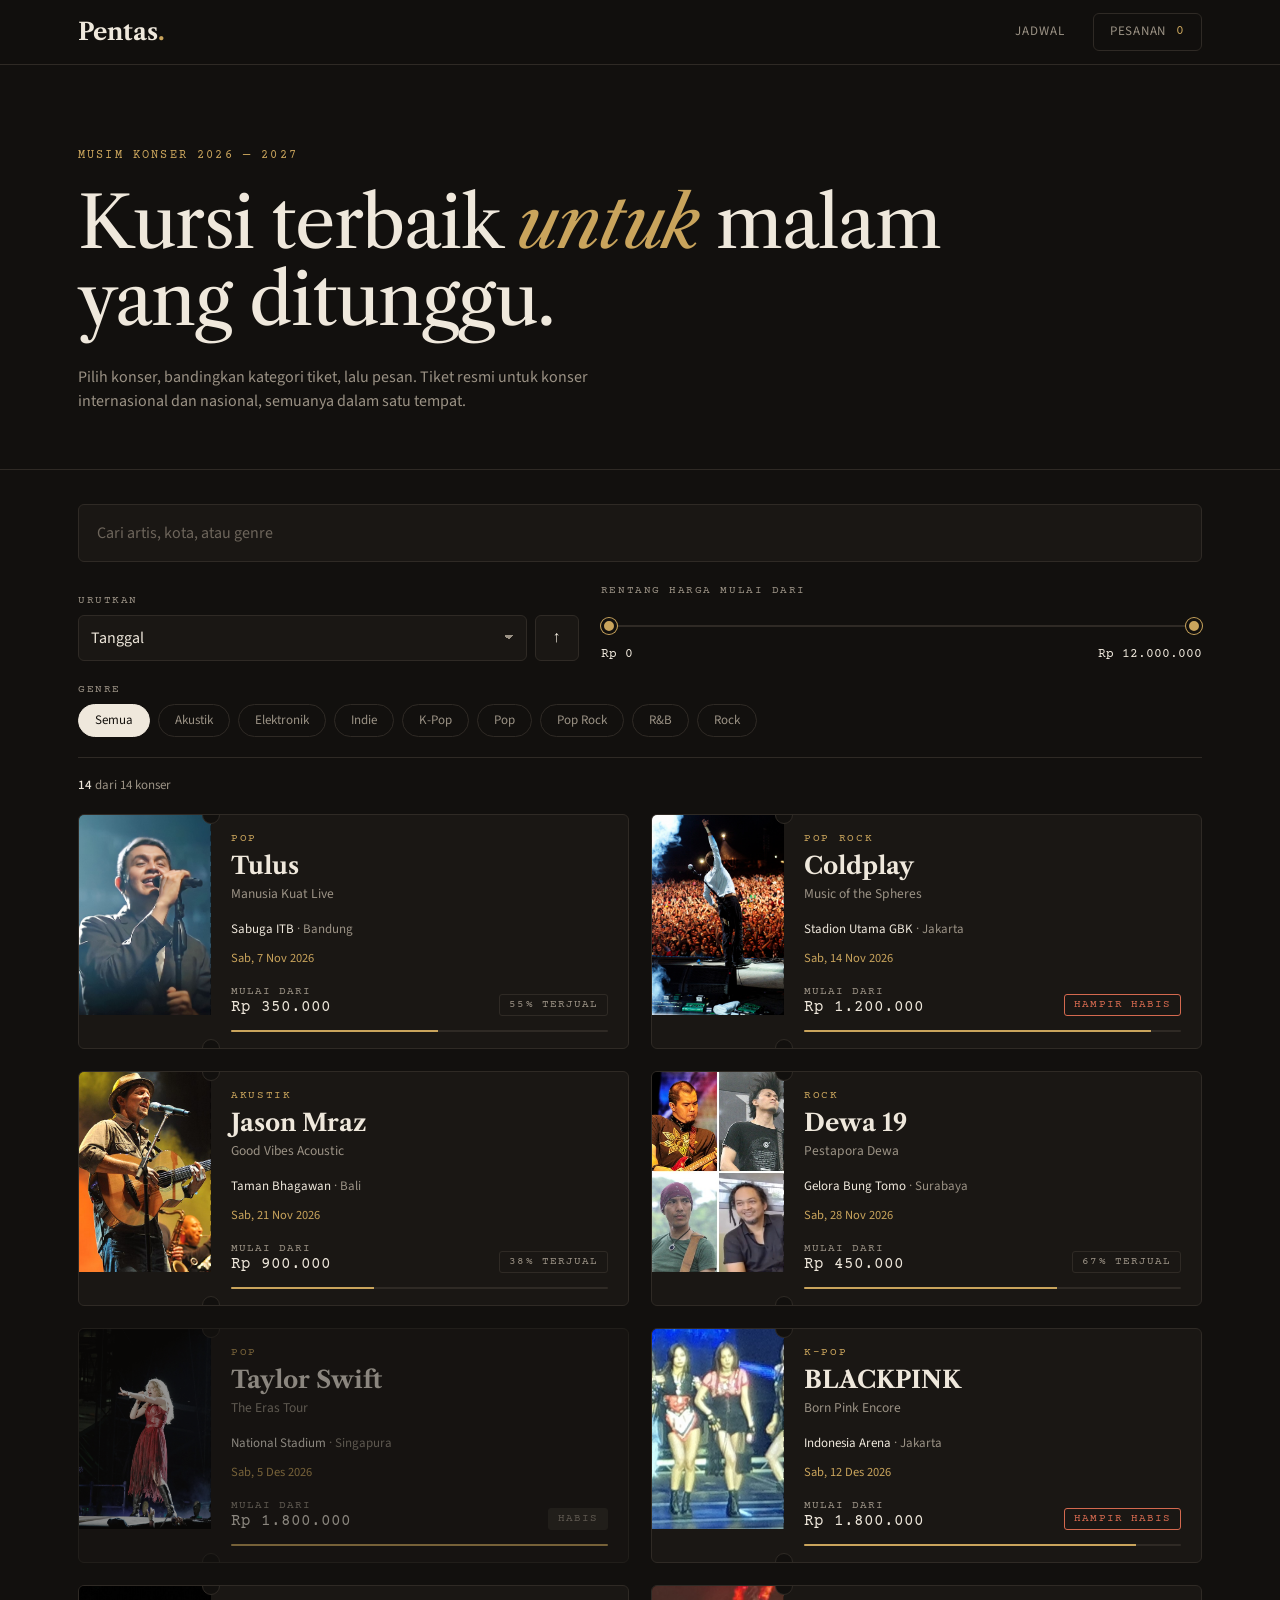
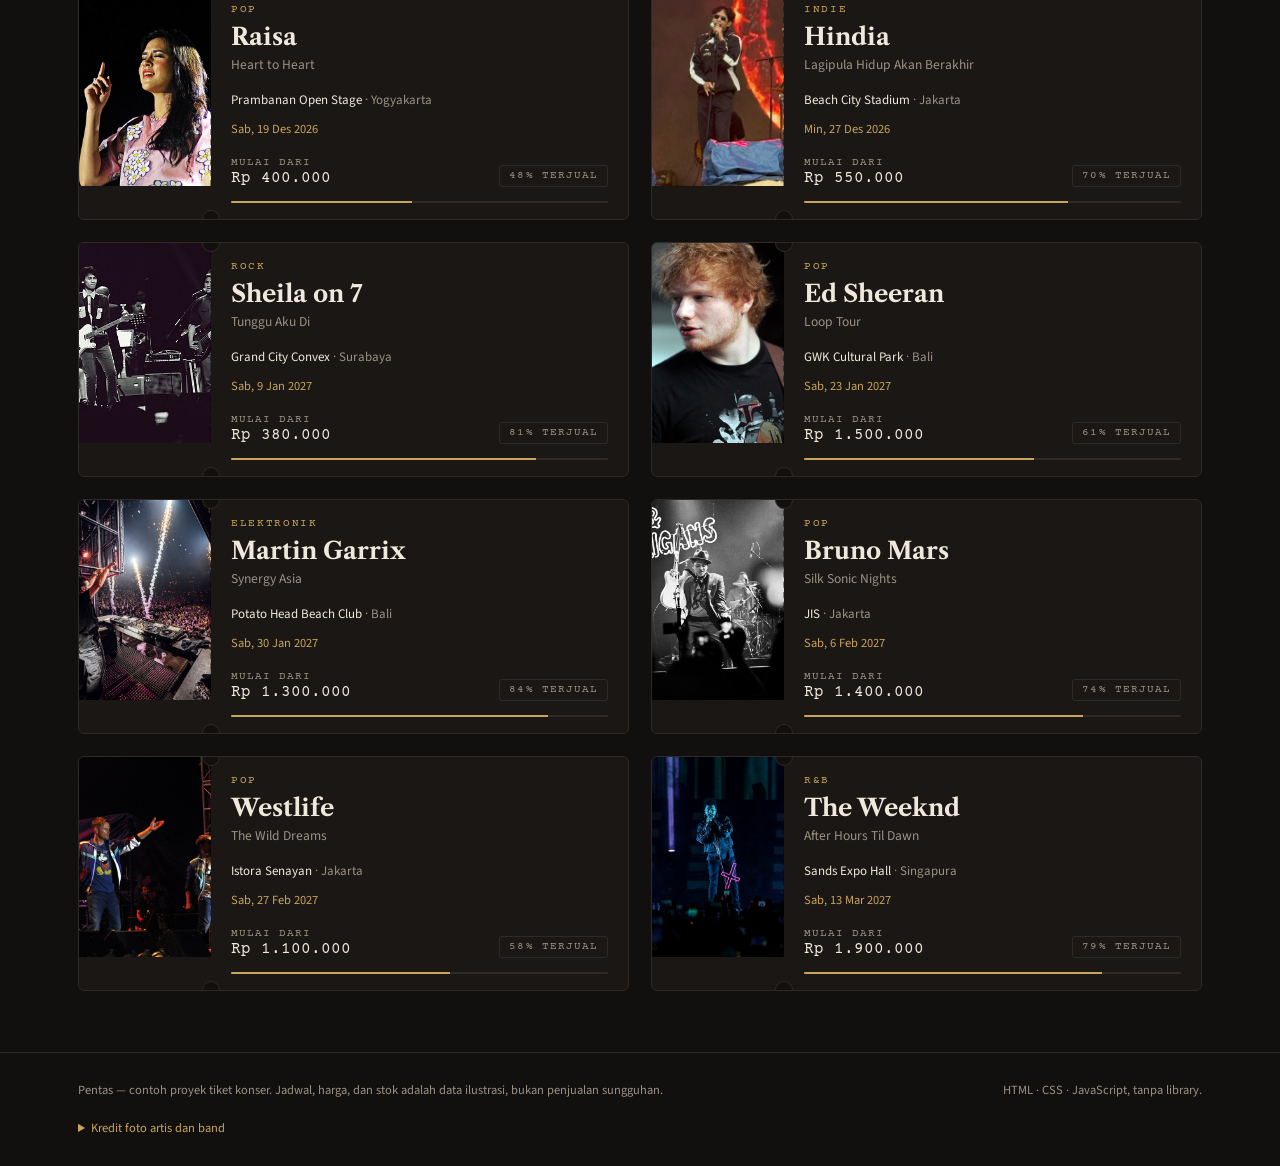
<file: index.html>
<!doctype html>
<html lang="id">
<head>
<meta charset="utf-8">
<meta name="viewport" content="width=device-width, initial-scale=1">
<title>Pentas — Tiket Konser</title>
<link rel="preconnect" href="https://fonts.googleapis.com">
<link rel="preconnect" href="https://fonts.gstatic.com" crossorigin>
<link href="https://fonts.googleapis.com/css2?family=Courier+Prime:wght@400;700&family=Libre+Caslon+Text:ital,wght@0,400;0,700;1,400&family=Source+Sans+3:wght@400;600&display=swap" rel="stylesheet">
<link rel="stylesheet" href="pentas-tiket-konser.css">
</head>
<body>

<div id="cursor-glow" aria-hidden="true"></div>

<header class="top">
  <div class="wrap">
    <a class="brand" href="#">Pentas<i>.</i></a>
    <nav>
      <a href="#jadwal">Jadwal</a>
      <button class="cart-btn" id="openCart" aria-label="Buka pesanan">Pesanan <b id="cartCount">0</b></button>
    </nav>
  </div>
</header>

<section class="hero">
  <div class="wrap">
    <div class="eyebrow">Musim konser 2026 — 2027</div>
    <h1>Kursi terbaik <em>untuk</em> malam yang ditunggu.</h1>
    <p>Pilih konser, bandingkan kategori tiket, lalu pesan. Tiket resmi untuk konser internasional dan nasional, semuanya dalam satu tempat.</p>
  </div>
</section>

<main class="wrap" id="jadwal">
  <div class="controls">
    <div class="search">
      <input id="q" type="search" placeholder="Cari artis, kota, atau genre" autocomplete="off" aria-label="Cari konser">
    </div>

    <div class="row">
      <div class="field">
        <label for="sortKey">Urutkan</label>
        <div class="sortline">
          <select id="sortKey">
            <option value="date">Tanggal</option>
            <option value="price">Harga termurah</option>
            <option value="name">Nama artis</option>
            <option value="sold">Peminat</option>
          </select>
          <button class="dirbtn" id="dir" title="Balik urutan" aria-label="Balik urutan">↑</button>
        </div>
      </div>
      <div class="price">
        <span class="label">Rentang harga mulai dari</span>
        <div class="ranges">
          <input type="range" id="pmin" min="0" max="12000000" step="100000" value="0" aria-label="Harga minimum">
          <input type="range" id="pmax" min="0" max="12000000" step="100000" value="12000000" aria-label="Harga maksimum">
        </div>
        <div class="vals"><span id="vmin"></span><span id="vmax"></span></div>
      </div>
    </div>

    <div>
      <span class="label">Genre</span>
      <div class="chips" id="chips"></div>
    </div>
  </div>

  <div class="resultbar"><span id="count"></span></div>
  <div class="grid" id="grid"></div>
</main>

<footer>
  <div class="wrap">
    <span>Pentas — contoh proyek tiket konser. Jadwal, harga, dan stok adalah data ilustrasi, bukan penjualan sungguhan.</span>
    <span>HTML · CSS · JavaScript, tanpa library.</span>
  <details class="photo-credits">
    <summary>Kredit foto artis dan band</summary>
    <ul>
      <li><strong>Coldplay</strong> — “Coldplay”, Roger Woolman. <a href="https://commons.wikimedia.org/wiki/File:Coldplay_(55208440).jpeg" target="_blank" rel="noopener noreferrer">Sumber foto</a> · <a href="https://creativecommons.org/licenses/by/3.0" target="_blank" rel="noopener noreferrer">CC BY 3.0</a>.</li>
      <li><strong>Taylor Swift</strong> — “Taylor Swift - Haunted - Speak Now WORLD Tour in Pittsburgh”, Ronald Woan. <a href="https://commons.wikimedia.org/wiki/File:Taylor_Swift_-_Haunted_-_Speak_Now_WORLD_Tour_in_Pittsburgh.jpg" target="_blank" rel="noopener noreferrer">Sumber foto</a> · <a href="https://creativecommons.org/licenses/by-sa/2.0" target="_blank" rel="noopener noreferrer">CC BY-SA 2.0</a>.</li>
      <li><strong>BLACKPINK</strong> — “20190518 Blackpink Amsterdam concert 22 (cropped)”, Robbie Klinkenberg. <a href="https://commons.wikimedia.org/wiki/File:20190518_Blackpink_Amsterdam_concert_22_(cropped).jpg" target="_blank" rel="noopener noreferrer">Sumber foto</a> · <a href="https://creativecommons.org/licenses/by-sa/4.0" target="_blank" rel="noopener noreferrer">CC BY-SA 4.0</a>.</li>
      <li><strong>Ed Sheeran</strong> — “Ed Sheeran (8507731877)”, Eva Rinaldi from Sydney, Australia. <a href="https://commons.wikimedia.org/wiki/File:Ed_Sheeran_(8507731877).jpg" target="_blank" rel="noopener noreferrer">Sumber foto</a> · <a href="https://creativecommons.org/licenses/by-sa/2.0" target="_blank" rel="noopener noreferrer">CC BY-SA 2.0</a>.</li>
      <li><strong>Bruno Mars</strong> — “Bruno Mars Concert Houston 2”, Brothers Le. <a href="https://commons.wikimedia.org/wiki/File:Bruno_Mars_Concert_Houston_2.jpg" target="_blank" rel="noopener noreferrer">Sumber foto</a> · <a href="https://creativecommons.org/licenses/by/2.0" target="_blank" rel="noopener noreferrer">CC BY 2.0</a>.</li>
      <li><strong>Dewa 19</strong> — “Dewa 19 montage”, Collage created by Bluesatellite. <a href="https://commons.wikimedia.org/wiki/File:Dewa_19_montage.jpg" target="_blank" rel="noopener noreferrer">Sumber foto</a> · <a href="https://creativecommons.org/licenses/by-sa/3.0" target="_blank" rel="noopener noreferrer">CC BY-SA 3.0</a>.</li>
      <li><strong>Tulus</strong> — “Tulus on Manusia Tour 2023”, Narasi Newsroom. <a href="https://commons.wikimedia.org/wiki/File:Tulus_on_Manusia_Tour_2023.jpg" target="_blank" rel="noopener noreferrer">Sumber foto</a> · <a href="https://creativecommons.org/licenses/by/3.0" target="_blank" rel="noopener noreferrer">CC BY 3.0</a>.</li>
      <li><strong>Raisa</strong> — “Raisa at Dental Project 2015 - 2”, Mas Agung Wilis Yudha Baskoro. <a href="https://commons.wikimedia.org/wiki/File:Raisa_at_Dental_Project_2015_-_2.jpg" target="_blank" rel="noopener noreferrer">Sumber foto</a> · <a href="https://creativecommons.org/licenses/by/2.0" target="_blank" rel="noopener noreferrer">CC BY 2.0</a>.</li>
      <li><strong>Sheila on 7</strong> — “Sheila on 7”, Mas Agung Wilis Yudha Baskoro Collage by AnsyahF. <a href="https://commons.wikimedia.org/wiki/File:Sheila_on_7.jpg" target="_blank" rel="noopener noreferrer">Sumber foto</a> · <a href="https://creativecommons.org/licenses/by/2.0" target="_blank" rel="noopener noreferrer">CC BY 2.0</a>.</li>
      <li><strong>The Weeknd</strong> — “The Weeknd performing live in Hong Kong in November 2018”, Salandco. <a href="https://commons.wikimedia.org/wiki/File:The_Weeknd_performing_live_in_Hong_Kong_in_November_2018.jpg" target="_blank" rel="noopener noreferrer">Sumber foto</a> · <a href="https://creativecommons.org/licenses/by-sa/4.0" target="_blank" rel="noopener noreferrer">CC BY-SA 4.0</a>.</li>
      <li><strong>Jason Mraz</strong> — “Jason Mraz-3”, digboston. <a href="https://commons.wikimedia.org/wiki/File:Jason_Mraz-3.jpg" target="_blank" rel="noopener noreferrer">Sumber foto</a> · <a href="https://creativecommons.org/licenses/by/2.0" target="_blank" rel="noopener noreferrer">CC BY 2.0</a>.</li>
      <li><strong>Westlife</strong> — “Westlife 2011”, Khánh Hmoong from Nha Trang, Vietnam. <a href="https://commons.wikimedia.org/wiki/File:Westlife_2011.jpg" target="_blank" rel="noopener noreferrer">Sumber foto</a> · <a href="https://creativecommons.org/licenses/by/2.0" target="_blank" rel="noopener noreferrer">CC BY 2.0</a>.</li>
      <li><strong>Hindia</strong> — “Daniel Baskara Putra (Hindia)”, David Wadie Fisher-Freberg. <a href="https://commons.wikimedia.org/wiki/File:Daniel_Baskara_Putra_(Hindia).jpg" target="_blank" rel="noopener noreferrer">Sumber foto</a> · <a href="https://creativecommons.org/licenses/by-sa/4.0" target="_blank" rel="noopener noreferrer">CC BY-SA 4.0</a>.</li>
      <li><strong>Martin Garrix</strong> — “Martin Garrix Americas Tour New York Show”, louis van baar. <a href="https://commons.wikimedia.org/wiki/File:Martin_Garrix_Americas_Tour_New_York_Show.jpg" target="_blank" rel="noopener noreferrer">Sumber foto</a> · <a href="https://creativecommons.org/publicdomain/zero/1.0/deed.en" target="_blank" rel="noopener noreferrer">CC0</a>.</li>
    </ul>
  </details>
  </div>
</footer>

<dialog id="detail"></dialog>
<dialog id="cartDlg"></dialog>

<script src="pentas-tiket-konser.js" defer></script>
</body>
</html>
</file>
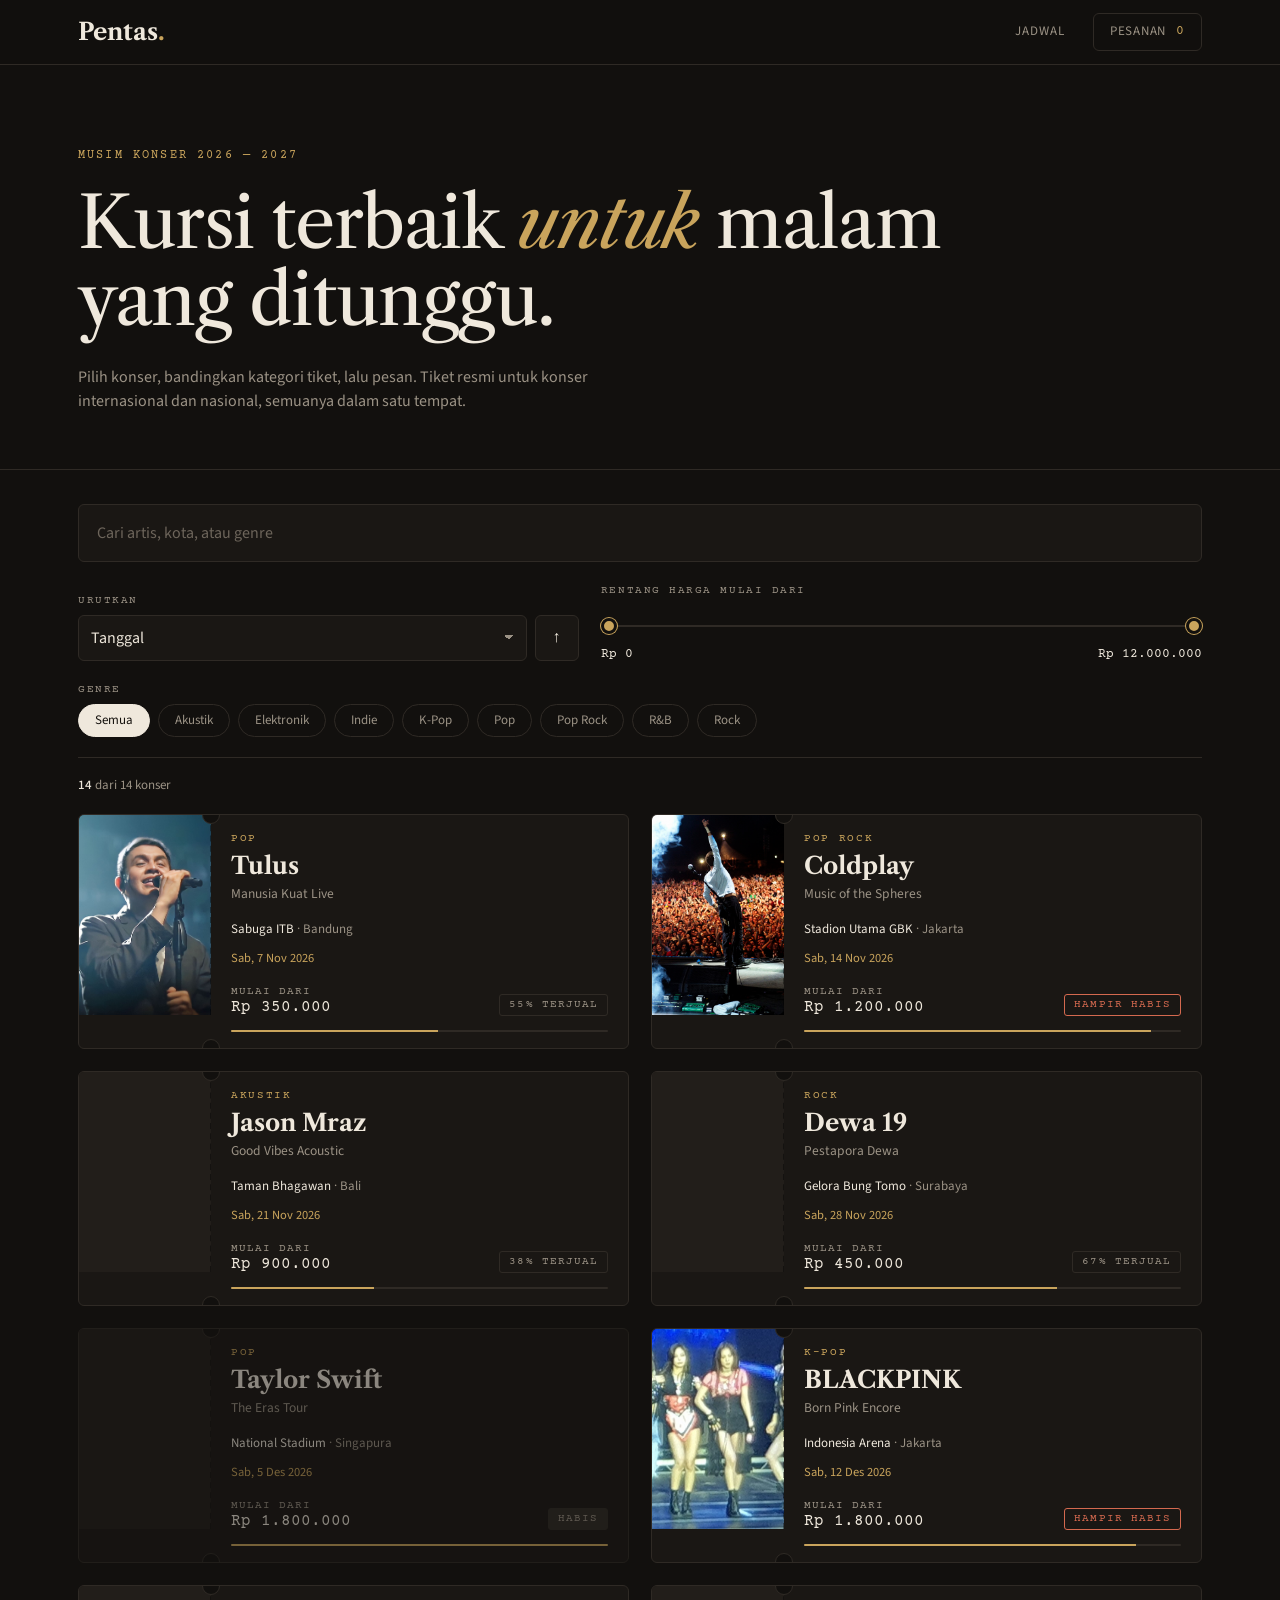
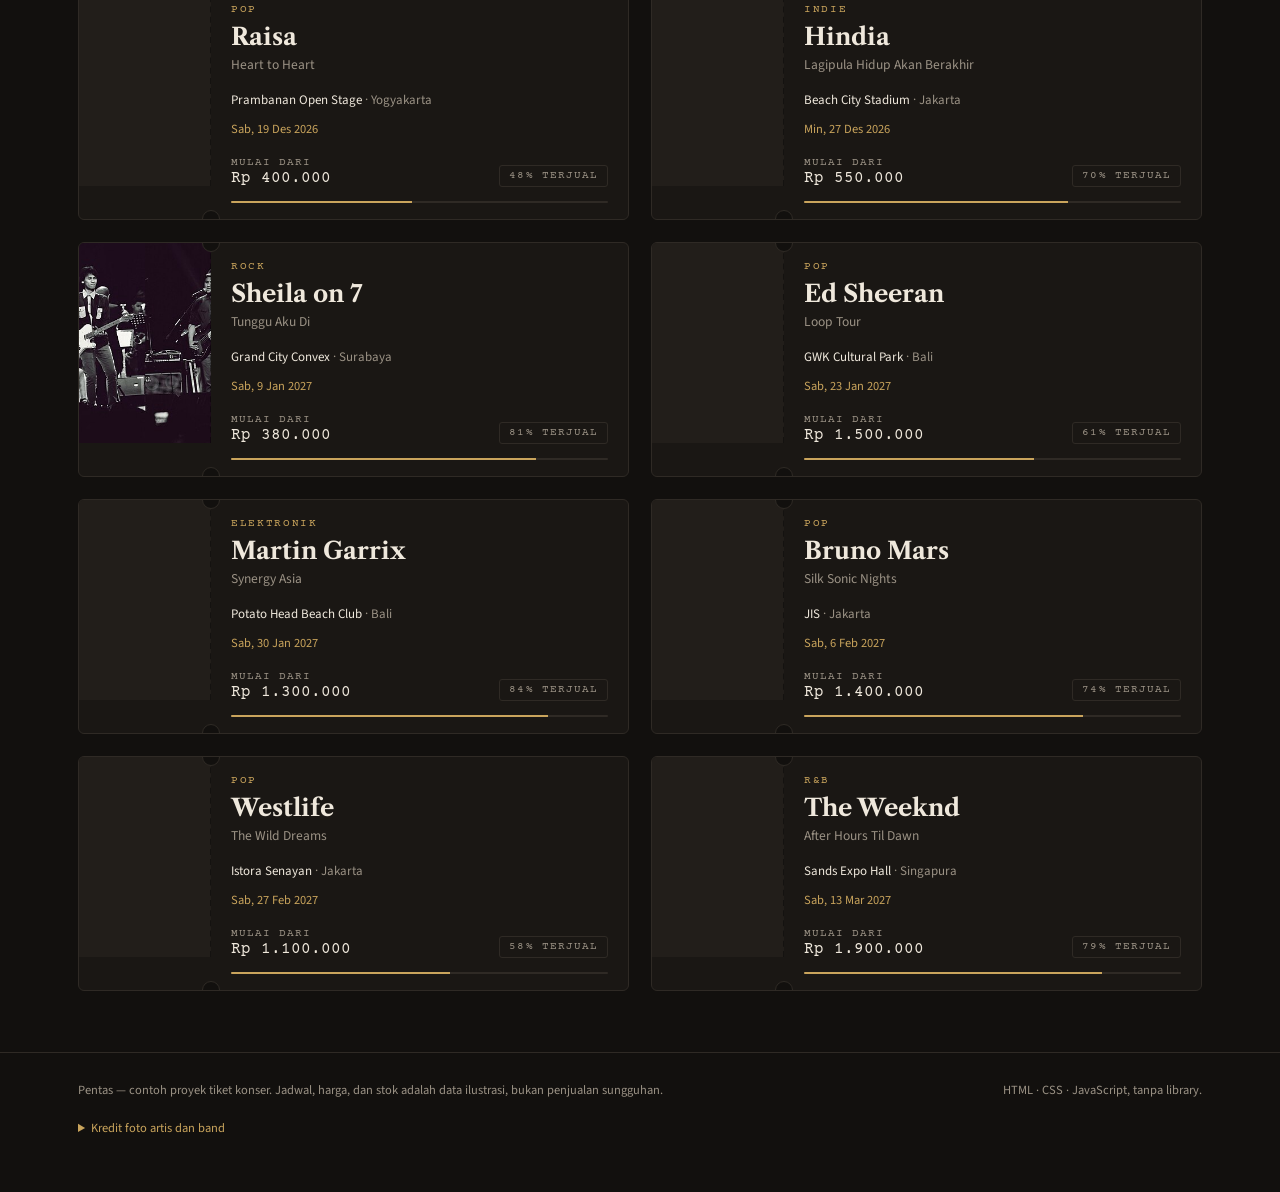
<file: tiket_konser/index.html>
<!doctype html>
<html lang="id">
<head>
  <meta charset="utf-8">
  <meta name="viewport" content="width=device-width, initial-scale=1">
  <meta http-equiv="refresh" content="0; url=./pentas-tiket-konser.html">
  <title>Pentas — Tiket Konser</title>
</head>
<body>
  <p>Halaman dialihkan. <a href="./pentas-tiket-konser.html">Buka Pentas — Tiket Konser</a>.</p>
</body>
</html>
</file>
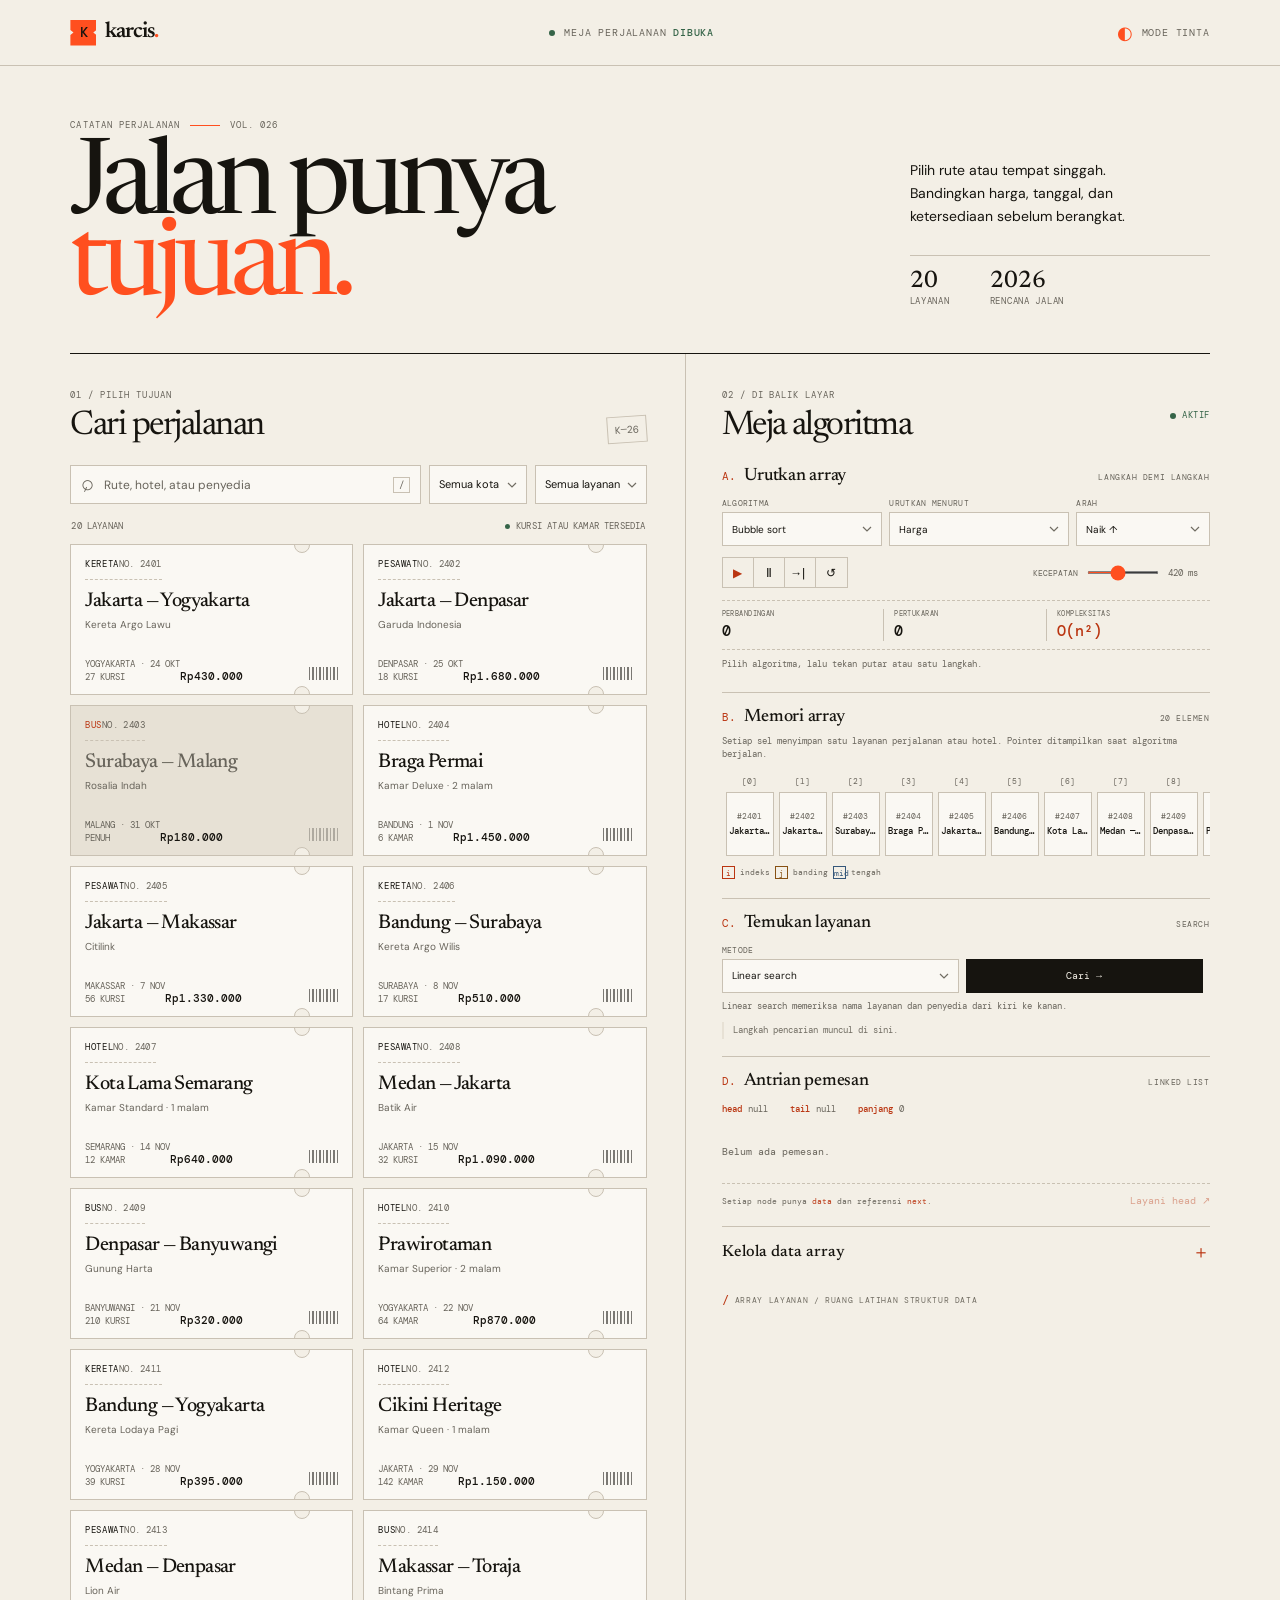
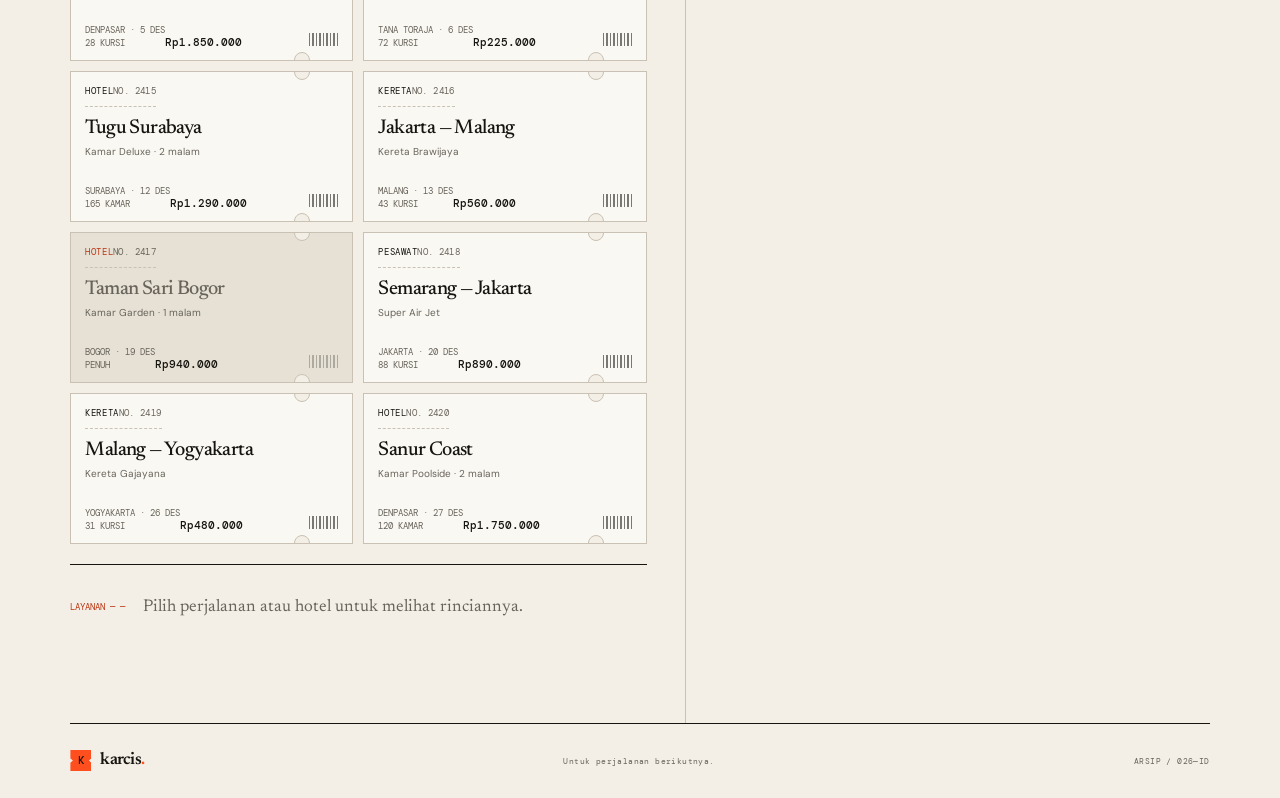
<file: karcis/karcis/index.html>
<!doctype html>
<html lang="id">
<head>
  <meta charset="utf-8">
  <meta name="viewport" content="width=device-width, initial-scale=1">
  <meta name="theme-color" content="#f3efe6">
  <meta name="description" content="Karcis — cari perjalanan dan penginapan, sekaligus ruang belajar struktur data." >
  <title>Karcis — perjalanan & penginapan</title>
  <link rel="preconnect" href="https://fonts.googleapis.com">
  <link rel="preconnect" href="https://fonts.gstatic.com" crossorigin>
  <link href="https://fonts.googleapis.com/css2?family=DM+Mono:wght@400;500&family=DM+Sans:wght@400;500;600;700&family=Newsreader:opsz,wght@6..72,400;6..72,500;6..72,600&display=swap" rel="stylesheet">
  <link rel="stylesheet" href="style.css">
  <script defer src="js/data.js"></script>
  <script defer src="js/array.js"></script>
  <script defer src="js/pointer.js"></script>
  <script defer src="js/sort.js"></script>
  <script defer src="js/search.js"></script>
  <script defer src="js/ui.js"></script>
</head>
<body>
  <a class="skip-link" href="#ticket-list">Langsung ke daftar layanan</a>
  <header class="topbar">
    <a class="brand" href="#top" aria-label="Karcis, beranda"><span class="brand-mark" aria-hidden="true">K</span><span>karcis<span class="brand-period">.</span></span></a>
    <div class="topbar-note"><span class="live-dot" aria-hidden="true"></span><span>Meja perjalanan <b>dibuka</b></span></div>
    <button class="theme-toggle" id="theme-toggle" type="button" aria-label="Aktifkan mode gelap"><span class="theme-icon" aria-hidden="true">◐</span><span class="theme-label" id="theme-label">Mode tinta</span></button>
  </header>

  <main id="top">
    <section class="masthead" aria-labelledby="page-title">
      <div class="masthead-copy">
        <p class="eyebrow"><span>CATATAN PERJALANAN</span><span class="eyebrow-rule"></span><span>VOL. 026</span></p>
        <h1 id="page-title">Jalan punya<br><em>tujuan.</em></h1>
      </div>
      <div class="masthead-aside">
        <p>Pilih rute atau tempat singgah. Bandingkan harga, tanggal, dan ketersediaan sebelum berangkat.</p>
        <div class="masthead-stats"><span><strong id="event-count">20</strong><small>LAYANAN</small></span><span><strong>2026</strong><small>RENCANA JALAN</small></span></div>
      </div>
    </section>

    <nav class="mobile-tabs" aria-label="Pilih area kerja" role="tablist">
      <button type="button" role="tab" id="tab-events" aria-selected="true" aria-controls="events-column">Perjalanan & hotel</button>
      <button type="button" role="tab" id="tab-lab" aria-selected="false" aria-controls="lab-column">Meja algoritma</button>
    </nav>

    <div class="workspace">
      <section class="events-column mobile-active" id="events-column" aria-labelledby="events-heading">
        <div class="section-head">
          <div><p class="section-kicker">01 / PILIH TUJUAN</p><h2 id="events-heading">Cari perjalanan</h2></div>
          <span class="index-stamp">K—26</span>
        </div>

        <div class="filters" role="search">
          <label class="search-box"><span class="sr-only">Cari rute, hotel, atau penyedia</span><span class="search-symbol" aria-hidden="true">⌕</span><input id="search-input" type="search" placeholder="Rute, hotel, atau penyedia" autocomplete="off"><kbd>/</kbd></label>
          <label class="select-wrap"><span class="sr-only">Filter kota tujuan</span><select id="city-filter"><option value="">Semua kota</option></select></label>
          <label class="select-wrap"><span class="sr-only">Filter jenis layanan</span><select id="category-filter"><option value="">Semua layanan</option><option>Kereta</option><option>Pesawat</option><option>Bus</option><option>Hotel</option></select></label>
        </div>

        <div class="list-meta"><span id="visible-count">20 layanan</span><span class="meta-right"><span class="legend-dot"></span> kursi atau kamar tersedia</span></div>
        <div class="ticket-list" id="ticket-list" aria-live="polite"></div>

        <section class="detail-panel" id="detail-panel" aria-live="polite" aria-label="Detail layanan">
          <div class="detail-placeholder"><span class="detail-number">LAYANAN — —</span><p>Pilih perjalanan atau hotel untuk melihat rinciannya.</p></div>
        </section>
      </section>

      <aside class="lab-column" id="lab-column" aria-labelledby="lab-heading">
        <div class="section-head lab-title-row">
          <div><p class="section-kicker">02 / DI BALIK LAYAR</p><h2 id="lab-heading">Meja algoritma</h2></div>
          <span class="lab-led" title="Visualizer aktif"><i></i> AKTIF</span>
        </div>

        <section class="lab-block sort-block" aria-labelledby="sort-heading">
          <div class="block-heading"><span class="block-index">A.</span><h3 id="sort-heading">Urutkan array</h3><span class="block-note">LANGKAH DEMI LANGKAH</span></div>
          <div class="sort-controls">
            <label><span>Algoritma</span><select id="sort-algorithm"><option value="bubble">Bubble sort</option><option value="selection">Selection sort</option><option value="insertion">Insertion sort</option></select></label>
            <label><span>Urutkan menurut</span><select id="sort-field"><option value="price">Harga</option><option value="date">Tanggal</option><option value="name">Nama layanan</option><option value="provider">Penyedia</option><option value="id">ID</option></select></label>
            <label><span>Arah</span><select id="sort-direction"><option value="asc">Naik ↑</option><option value="desc">Turun ↓</option></select></label>
          </div>
          <div class="sort-toolbar">
            <div class="transport" aria-label="Kontrol visualisasi sorting">
              <button class="transport-play" id="play-sort" type="button" title="Putar" aria-label="Putar sorting">▶</button>
              <button id="pause-sort" type="button" title="Jeda" aria-label="Jeda sorting">Ⅱ</button>
              <button id="step-sort" type="button" title="Satu langkah" aria-label="Jalankan satu langkah sorting">→|</button>
              <button id="reset-sort" type="button" title="Reset" aria-label="Reset sorting">↺</button>
            </div>
            <label class="speed-control"><span>KECEPATAN</span><input id="sort-speed" type="range" min="80" max="900" value="420" step="20"><output id="speed-value">420 ms</output></label>
          </div>
          <div class="sort-stats" aria-live="polite">
            <div><small>PERBANDINGAN</small><strong id="compare-count">0</strong></div>
            <div><small>PERTUKARAN</small><strong id="swap-count">0</strong></div>
            <div class="complexity-stat"><small>KOMPLEKSITAS</small><strong id="complexity">O(n²)</strong></div>
          </div>
          <p class="algorithm-status" id="algorithm-status" aria-live="polite">Pilih algoritma, lalu tekan putar atau satu langkah.</p>
        </section>

        <section class="lab-block array-block" aria-labelledby="array-heading">
          <div class="block-heading"><span class="block-index">B.</span><h3 id="array-heading">Memori array</h3><span class="block-note" id="array-length">20 ELEMEN</span></div>
          <p class="array-caption">Setiap sel menyimpan satu layanan perjalanan atau hotel. Pointer ditampilkan saat algoritma berjalan.</p>
          <div class="array-scroller" id="array-memory" role="list" aria-label="Sel array layanan"></div>
          <div class="pointer-legend" id="pointer-legend" aria-live="polite"><span class="pointer-chip chip-i">i</span> indeks <span class="pointer-chip chip-j">j</span> banding <span class="pointer-chip chip-mid">mid</span> tengah</div>
        </section>

        <section class="lab-block search-block" aria-labelledby="search-heading">
          <div class="block-heading"><span class="block-index">C.</span><h3 id="search-heading">Temukan layanan</h3><span class="block-note">SEARCH</span></div>
          <div class="search-controls">
            <label><span>Metode</span><select id="search-mode"><option value="linear">Linear search</option><option value="binary">Binary search</option></select></label>
            <label id="binary-field-wrap" class="hidden"><span>Cari berdasarkan</span><select id="binary-field"><option value="id">ID booking</option><option value="price">Harga</option></select></label>
            <button class="button-ink" id="run-search" type="button">Cari →</button>
          </div>
          <p class="search-hint" id="search-hint">Linear search memeriksa nama layanan dan penyedia dari kiri ke kanan.</p>
          <div class="search-log" id="search-log" aria-live="polite"><span class="log-placeholder">Langkah pencarian muncul di sini.</span></div>
        </section>

        <section class="lab-block queue-block" aria-labelledby="queue-heading">
          <div class="block-heading"><span class="block-index">D.</span><h3 id="queue-heading">Antrian pemesan</h3><span class="block-note">LINKED LIST</span></div>
          <div class="queue-pointers"><span><b>head</b><i id="queue-head">null</i></span><span><b>tail</b><i id="queue-tail">null</i></span><span><b>panjang</b><i id="queue-length">0</i></span></div>
          <div class="queue-track" id="queue-track" aria-live="polite"><span class="queue-empty">Belum ada pemesan.</span></div>
          <div class="queue-footer"><p>Setiap node punya <code>data</code> dan referensi <code>next</code>.</p><button class="button-text" id="dequeue-button" type="button" disabled>Layani head ↗</button></div>
        </section>

        <details class="data-tools">
          <summary><span>Kelola data array</span><span class="summary-mark">＋</span></summary>
          <div class="data-tools-body">
            <p>Tambah layanan memakai <code>push()</code> ke akhir array. Hapus menggeser elemen secara manual.</p>
            <form class="remove-form" id="remove-form"><label for="remove-index">Hapus sel indeks</label><input id="remove-index" type="number" min="0" placeholder="0" required><button type="submit" class="button-outline">Hapus</button></form>
            <button type="button" class="button-outline add-event-button" id="add-event">＋ Tambah layanan</button>
            <p class="data-feedback" id="data-feedback" aria-live="polite"></p>
          </div>
        </details>
        <p class="lab-footnote"><span aria-hidden="true">/</span> ARRAY LAYANAN / RUANG LATIHAN STRUKTUR DATA</p>
      </aside>
    </div>
  </main>

  <footer class="site-footer"><a class="brand footer-brand" href="#top"><span class="brand-mark" aria-hidden="true">K</span><span>karcis<span class="brand-period">.</span></span></a><span>Untuk perjalanan berikutnya.</span><span class="footer-serial">ARSIP / 026—ID</span></footer>

  <dialog id="buyer-dialog" class="form-dialog">
    <form method="dialog" class="dialog-close-row"><button class="dialog-close" aria-label="Tutup">×</button></form>
    <p class="section-kicker">DETAIL PEMESANAN</p><h2>Untuk siapa?</h2>
    <form id="buyer-form" class="dialog-form"><input type="hidden" id="buyer-ticket-id"><label>Nama pemesan<input id="buyer-name" name="buyerName" required maxlength="60" placeholder="Nama lengkap"></label><label>Email<input id="buyer-email" name="email" required type="email" placeholder="nama@email.com"></label><p class="dialog-ticket-summary" id="buyer-ticket-summary"></p><div class="dialog-actions"><button class="button-outline" type="button" data-close="buyer-dialog">Kembali</button><button class="button-ink" type="submit">Konfirmasi booking →</button></div></form>
  </dialog>

  <dialog id="event-dialog" class="form-dialog event-dialog">
    <form method="dialog" class="dialog-close-row"><button class="dialog-close" aria-label="Tutup">×</button></form>
    <p class="section-kicker" id="event-dialog-kicker">DATA LAYANAN</p><h2 id="event-dialog-title">Tambah layanan</h2>
    <form id="event-form" class="dialog-form event-form">
      <input id="event-id" type="hidden">
      <label class="field-wide">Nama rute atau hotel<input id="event-name" required maxlength="70" placeholder="Jakarta — Yogyakarta / Hotel Sanur"></label>
      <label>Penyedia atau tipe kamar<input id="event-artist" required maxlength="70" placeholder="Nama operator / Deluxe · 2 malam"></label>
      <label>Kota tujuan<input id="event-city" required maxlength="50" placeholder="Kota"></label>
      <label>Tanggal berangkat / check-in<input id="event-date" type="date" min="2026-01-01" max="2026-12-31" required></label>
      <label>Jenis layanan<select id="event-category"><option>Kereta</option><option>Pesawat</option><option>Bus</option><option>Hotel</option></select></label>
      <label>Harga (Rp)<input id="event-price" type="number" min="10000" step="1000" required placeholder="250000"></label>
      <label>Kursi / kamar tersedia<input id="event-quota" type="number" min="0" step="1" required placeholder="100"></label>
      <div class="dialog-actions field-wide"><button class="button-outline" type="button" data-close="event-dialog">Batal</button><button class="button-ink" id="save-event" type="submit">Simpan ke array →</button></div>
    </form>
  </dialog>
  <div class="toast" id="toast" role="status" aria-live="polite"></div>
</body>
</html>
</file>
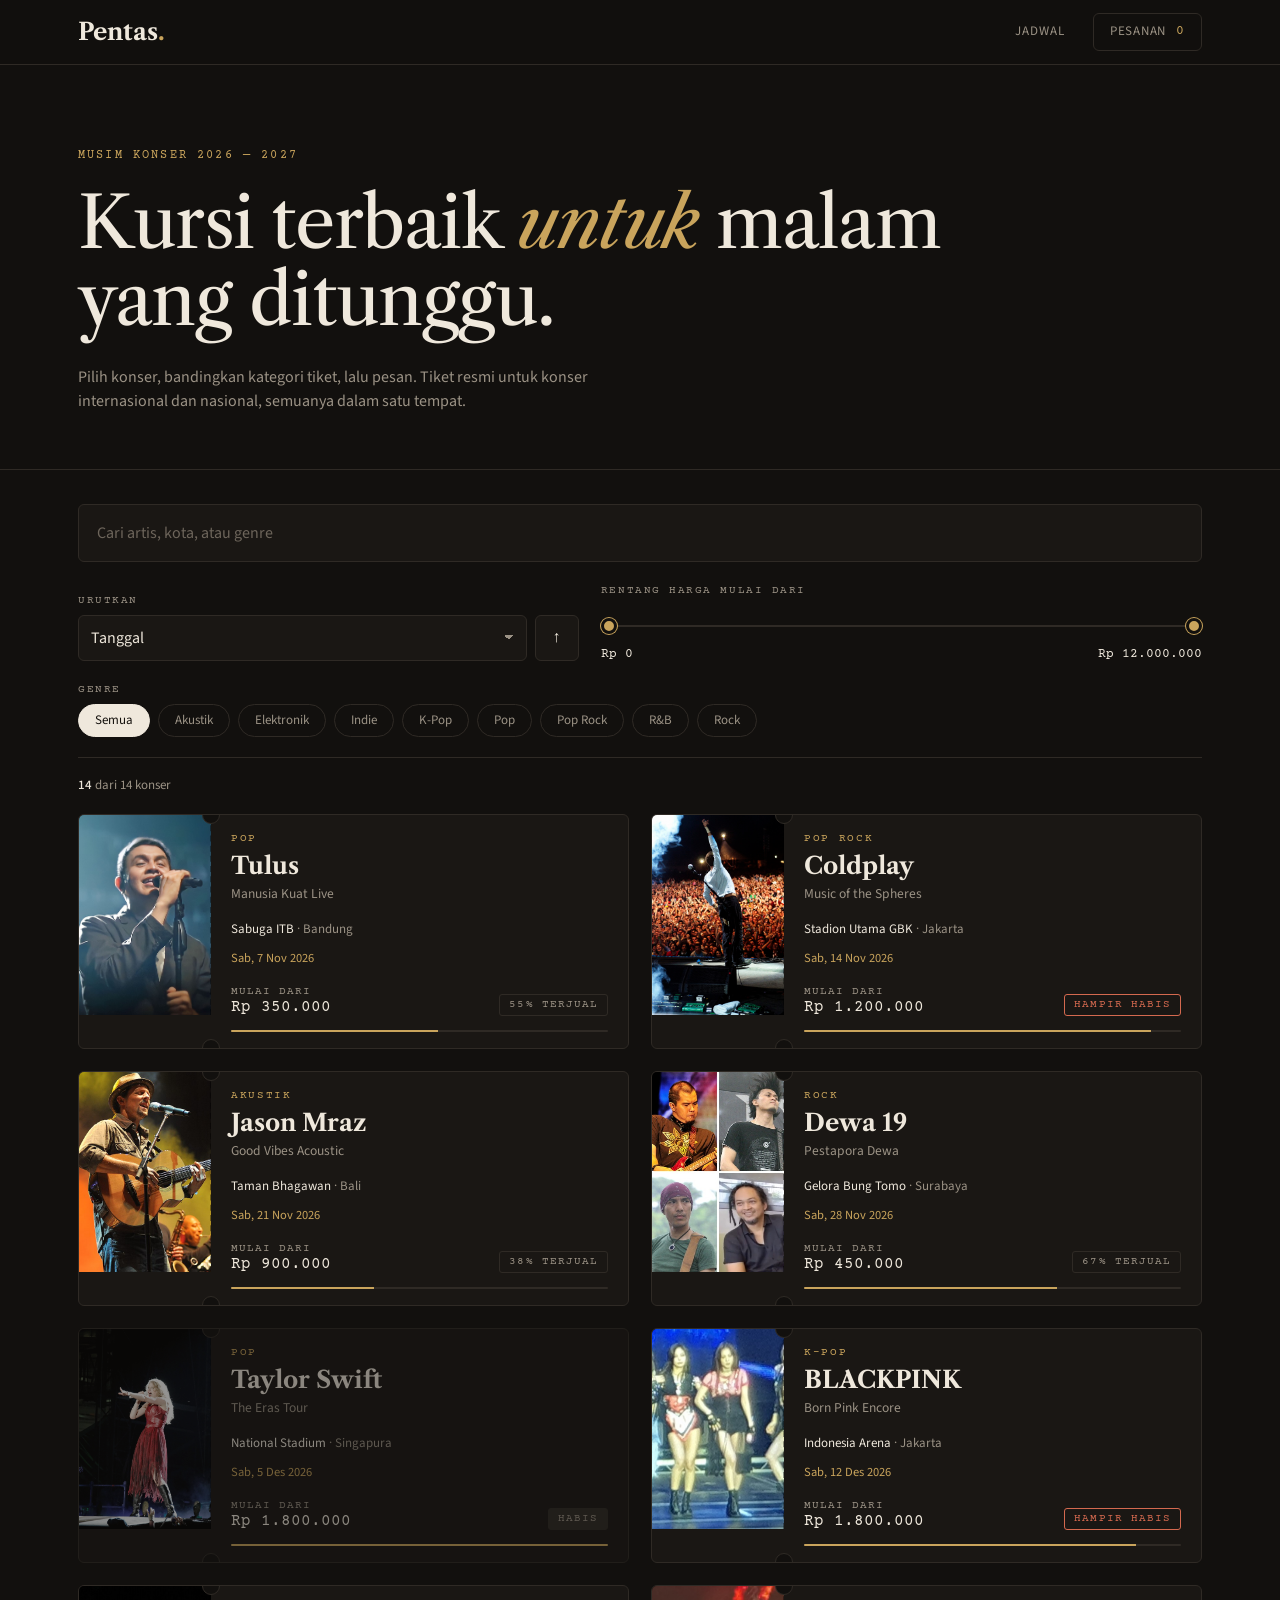
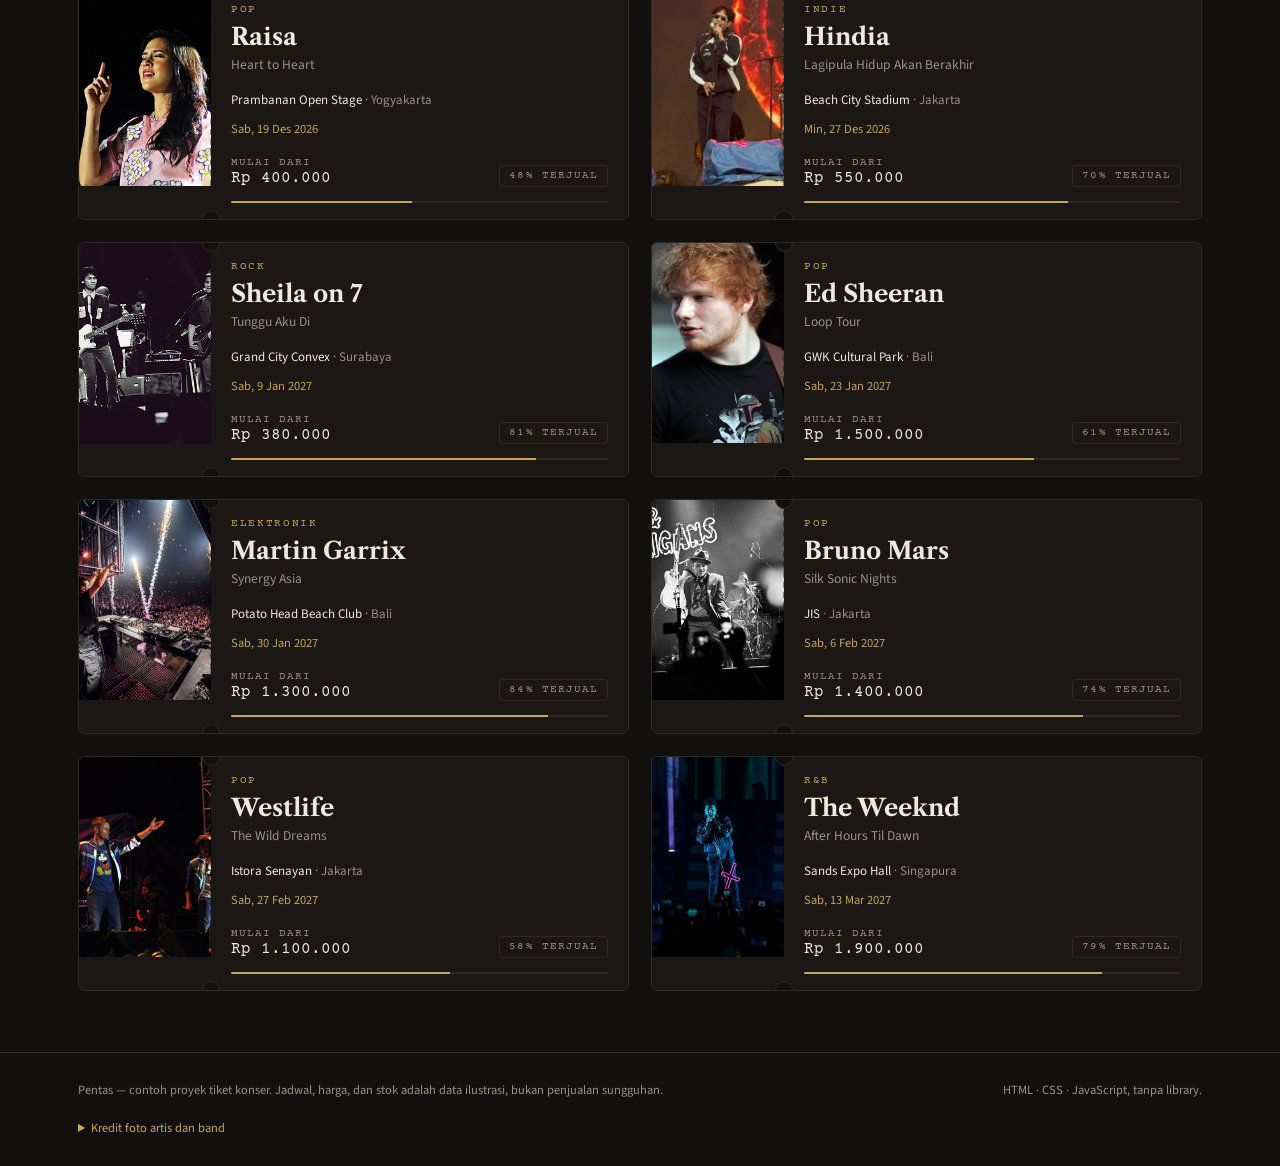
<file: pentas-tiket-konser.html>
<!doctype html>
<html lang="id">
<head>
<meta charset="utf-8">
<meta name="viewport" content="width=device-width, initial-scale=1">
<title>Pentas — Tiket Konser</title>
<link rel="preconnect" href="https://fonts.googleapis.com">
<link rel="preconnect" href="https://fonts.gstatic.com" crossorigin>
<link href="https://fonts.googleapis.com/css2?family=Courier+Prime:wght@400;700&family=Libre+Caslon+Text:ital,wght@0,400;0,700;1,400&family=Source+Sans+3:wght@400;600&display=swap" rel="stylesheet">
<link rel="stylesheet" href="pentas-tiket-konser.css">
</head>
<body>

<div id="cursor-glow" aria-hidden="true"></div>

<header class="top">
  <div class="wrap">
    <a class="brand" href="#">Pentas<i>.</i></a>
    <nav>
      <a href="#jadwal">Jadwal</a>
      <button class="cart-btn" id="openCart" aria-label="Buka pesanan">Pesanan <b id="cartCount">0</b></button>
    </nav>
  </div>
</header>

<section class="hero">
  <div class="wrap">
    <div class="eyebrow">Musim konser 2026 — 2027</div>
    <h1>Kursi terbaik <em>untuk</em> malam yang ditunggu.</h1>
    <p>Pilih konser, bandingkan kategori tiket, lalu pesan. Tiket resmi untuk konser internasional dan nasional, semuanya dalam satu tempat.</p>
  </div>
</section>

<main class="wrap" id="jadwal">
  <div class="controls">
    <div class="search">
      <input id="q" type="search" placeholder="Cari artis, kota, atau genre" autocomplete="off" aria-label="Cari konser">
    </div>

    <div class="row">
      <div class="field">
        <label for="sortKey">Urutkan</label>
        <div class="sortline">
          <select id="sortKey">
            <option value="date">Tanggal</option>
            <option value="price">Harga termurah</option>
            <option value="name">Nama artis</option>
            <option value="sold">Peminat</option>
          </select>
          <button class="dirbtn" id="dir" title="Balik urutan" aria-label="Balik urutan">↑</button>
        </div>
      </div>
      <div class="price">
        <span class="label">Rentang harga mulai dari</span>
        <div class="ranges">
          <input type="range" id="pmin" min="0" max="12000000" step="100000" value="0" aria-label="Harga minimum">
          <input type="range" id="pmax" min="0" max="12000000" step="100000" value="12000000" aria-label="Harga maksimum">
        </div>
        <div class="vals"><span id="vmin"></span><span id="vmax"></span></div>
      </div>
    </div>

    <div>
      <span class="label">Genre</span>
      <div class="chips" id="chips"></div>
    </div>
  </div>

  <div class="resultbar"><span id="count"></span></div>
  <div class="grid" id="grid"></div>
</main>

<footer>
  <div class="wrap">
    <span>Pentas — contoh proyek tiket konser. Jadwal, harga, dan stok adalah data ilustrasi, bukan penjualan sungguhan.</span>
    <span>HTML · CSS · JavaScript, tanpa library.</span>
  <details class="photo-credits">
    <summary>Kredit foto artis dan band</summary>
    <ul>
      <li class="gif-credit"><strong>GIF konser saat kursor di tiket</strong> — cuplikan animasi dari <a href="https://giphy.com" target="_blank" rel="noopener noreferrer">GIPHY</a>: Coldplay oleh Global Citizen; Taylor Swift oleh Disney+; BLACKPINK oleh Coachella; Ed Sheeran oleh BBC Radio 1; Bruno Mars oleh iHeartRadio; Raisa oleh kanal resmi Raisa; The Weeknd oleh Recording Academy / GRAMMYs; Jason Mraz oleh kanal resmi Jason Mraz; Martin Garrix oleh kanal resmi Martin Garrix.</li>
      <li><strong>Coldplay</strong> — “Coldplay”, Roger Woolman. <a href="https://commons.wikimedia.org/wiki/File:Coldplay_(55208440).jpeg" target="_blank" rel="noopener noreferrer">Sumber foto</a> · <a href="https://creativecommons.org/licenses/by/3.0" target="_blank" rel="noopener noreferrer">CC BY 3.0</a>.</li>
      <li><strong>Taylor Swift</strong> — “Taylor Swift - Haunted - Speak Now WORLD Tour in Pittsburgh”, Ronald Woan. <a href="https://commons.wikimedia.org/wiki/File:Taylor_Swift_-_Haunted_-_Speak_Now_WORLD_Tour_in_Pittsburgh.jpg" target="_blank" rel="noopener noreferrer">Sumber foto</a> · <a href="https://creativecommons.org/licenses/by-sa/2.0" target="_blank" rel="noopener noreferrer">CC BY-SA 2.0</a>.</li>
      <li><strong>BLACKPINK</strong> — “20190518 Blackpink Amsterdam concert 22 (cropped)”, Robbie Klinkenberg. <a href="https://commons.wikimedia.org/wiki/File:20190518_Blackpink_Amsterdam_concert_22_(cropped).jpg" target="_blank" rel="noopener noreferrer">Sumber foto</a> · <a href="https://creativecommons.org/licenses/by-sa/4.0" target="_blank" rel="noopener noreferrer">CC BY-SA 4.0</a>.</li>
      <li><strong>Ed Sheeran</strong> — “Ed Sheeran (8507731877)”, Eva Rinaldi from Sydney, Australia. <a href="https://commons.wikimedia.org/wiki/File:Ed_Sheeran_(8507731877).jpg" target="_blank" rel="noopener noreferrer">Sumber foto</a> · <a href="https://creativecommons.org/licenses/by-sa/2.0" target="_blank" rel="noopener noreferrer">CC BY-SA 2.0</a>.</li>
      <li><strong>Bruno Mars</strong> — “Bruno Mars Concert Houston 2”, Brothers Le. <a href="https://commons.wikimedia.org/wiki/File:Bruno_Mars_Concert_Houston_2.jpg" target="_blank" rel="noopener noreferrer">Sumber foto</a> · <a href="https://creativecommons.org/licenses/by/2.0" target="_blank" rel="noopener noreferrer">CC BY 2.0</a>.</li>
      <li><strong>Dewa 19</strong> — “Dewa 19 montage”, Collage created by Bluesatellite. <a href="https://commons.wikimedia.org/wiki/File:Dewa_19_montage.jpg" target="_blank" rel="noopener noreferrer">Sumber foto</a> · <a href="https://creativecommons.org/licenses/by-sa/3.0" target="_blank" rel="noopener noreferrer">CC BY-SA 3.0</a>.</li>
      <li><strong>Tulus</strong> — “Tulus on Manusia Tour 2023”, Narasi Newsroom. <a href="https://commons.wikimedia.org/wiki/File:Tulus_on_Manusia_Tour_2023.jpg" target="_blank" rel="noopener noreferrer">Sumber foto</a> · <a href="https://creativecommons.org/licenses/by/3.0" target="_blank" rel="noopener noreferrer">CC BY 3.0</a>.</li>
      <li><strong>Raisa</strong> — “Raisa at Dental Project 2015 - 2”, Mas Agung Wilis Yudha Baskoro. <a href="https://commons.wikimedia.org/wiki/File:Raisa_at_Dental_Project_2015_-_2.jpg" target="_blank" rel="noopener noreferrer">Sumber foto</a> · <a href="https://creativecommons.org/licenses/by/2.0" target="_blank" rel="noopener noreferrer">CC BY 2.0</a>.</li>
      <li><strong>Sheila on 7</strong> — “Sheila on 7”, Mas Agung Wilis Yudha Baskoro Collage by AnsyahF. <a href="https://commons.wikimedia.org/wiki/File:Sheila_on_7.jpg" target="_blank" rel="noopener noreferrer">Sumber foto</a> · <a href="https://creativecommons.org/licenses/by/2.0" target="_blank" rel="noopener noreferrer">CC BY 2.0</a>.</li>
      <li><strong>The Weeknd</strong> — “The Weeknd performing live in Hong Kong in November 2018”, Salandco. <a href="https://commons.wikimedia.org/wiki/File:The_Weeknd_performing_live_in_Hong_Kong_in_November_2018.jpg" target="_blank" rel="noopener noreferrer">Sumber foto</a> · <a href="https://creativecommons.org/licenses/by-sa/4.0" target="_blank" rel="noopener noreferrer">CC BY-SA 4.0</a>.</li>
      <li><strong>Jason Mraz</strong> — “Jason Mraz-3”, digboston. <a href="https://commons.wikimedia.org/wiki/File:Jason_Mraz-3.jpg" target="_blank" rel="noopener noreferrer">Sumber foto</a> · <a href="https://creativecommons.org/licenses/by/2.0" target="_blank" rel="noopener noreferrer">CC BY 2.0</a>.</li>
      <li><strong>Westlife</strong> — “Westlife 2011”, Khánh Hmoong from Nha Trang, Vietnam. <a href="https://commons.wikimedia.org/wiki/File:Westlife_2011.jpg" target="_blank" rel="noopener noreferrer">Sumber foto</a> · <a href="https://creativecommons.org/licenses/by/2.0" target="_blank" rel="noopener noreferrer">CC BY 2.0</a>.</li>
      <li><strong>Hindia</strong> — “Daniel Baskara Putra (Hindia)”, David Wadie Fisher-Freberg. <a href="https://commons.wikimedia.org/wiki/File:Daniel_Baskara_Putra_(Hindia).jpg" target="_blank" rel="noopener noreferrer">Sumber foto</a> · <a href="https://creativecommons.org/licenses/by-sa/4.0" target="_blank" rel="noopener noreferrer">CC BY-SA 4.0</a>.</li>
      <li><strong>Martin Garrix</strong> — “Martin Garrix Americas Tour New York Show”, louis van baar. <a href="https://commons.wikimedia.org/wiki/File:Martin_Garrix_Americas_Tour_New_York_Show.jpg" target="_blank" rel="noopener noreferrer">Sumber foto</a> · <a href="https://creativecommons.org/publicdomain/zero/1.0/deed.en" target="_blank" rel="noopener noreferrer">CC0</a>.</li>
    </ul>
  </details>
  </div>
</footer>

<dialog id="detail"></dialog>
<dialog id="cartDlg"></dialog>

<script src="pentas-tiket-konser.js" defer></script>
</body>
</html>
</file>
<file: pentas-tiket-konser.css>
:root{
  --bg:#12100e; --surface:#1a1714; --surface-2:#221e1a; --line:#2f2a25;
  --text:#efe8dc; --muted:#9b9285; --brass:#c9a45c; --brass-dim:#8a7140;
  --danger:#d4694f; --radius:6px;
  --cursor-x:-1000px; --cursor-y:-1000px; --cursor-glow-opacity:0;
  --display:"Libre Caslon Text",Georgia,serif;
  --sans:"Source Sans 3",system-ui,sans-serif;
  --mono:"Courier Prime","Courier New",monospace;
}
*{box-sizing:border-box;margin:0}
html{scroll-behavior:smooth}
body{background:var(--bg);color:var(--text);font:400 16px/1.5 var(--sans);-webkit-font-smoothing:antialiased}
button,input,select{font:inherit;color:inherit}
button{cursor:pointer}
a{color:inherit}
:focus-visible{outline:2px solid var(--brass);outline-offset:2px}
.wrap{max-width:1180px;margin:0 auto;padding:0 28px}

/* header */
header.top{border-bottom:1px solid var(--line);position:sticky;top:0;background:rgba(18,16,14,.92);backdrop-filter:blur(8px);z-index:20}
.top .wrap{display:flex;align-items:center;justify-content:space-between;height:64px}
.brand{font-family:var(--display);font-size:24px;font-weight:700;letter-spacing:0;text-decoration:none}
.brand i{color:var(--brass);font-style:normal}
.top nav{display:flex;gap:28px;align-items:center;font-size:13px;letter-spacing:.08em;text-transform:uppercase;color:var(--muted)}
.top nav a{text-decoration:none}
#cursor-glow{position:fixed;inset:0;z-index:30;overflow:hidden;pointer-events:none;opacity:var(--cursor-glow-opacity);transition:opacity .24s ease;mix-blend-mode:screen}
#cursor-glow::before,dialog::after{content:"";position:fixed;left:var(--cursor-x);top:var(--cursor-y);width:420px;height:420px;transform:translate(-50%,-50%);border-radius:50%;background:radial-gradient(circle,rgba(255,239,201,.15) 0%,rgba(201,164,92,.07) 34%,rgba(201,164,92,.025) 55%,transparent 74%);pointer-events:none}
dialog::after{z-index:20;opacity:var(--cursor-glow-opacity);mix-blend-mode:screen;transition:opacity .24s ease}
.top nav a:hover{color:var(--text)}
.cart-btn{background:none;border:1px solid var(--line);padding:8px 16px;border-radius:var(--radius);font-size:13px;letter-spacing:.06em;text-transform:uppercase;display:flex;gap:10px;align-items:center;transition:border-color .2s}
.cart-btn:hover{border-color:var(--brass)}
.cart-btn b{font-family:var(--mono);font-weight:500;color:var(--brass)}

/* hero */
.hero{padding:84px 0 56px;border-bottom:1px solid var(--line)}
.hero .eyebrow{font:500 12px var(--mono);letter-spacing:.18em;text-transform:uppercase;color:var(--brass);margin-bottom:22px}
.hero h1{font-family:var(--display);font-weight:400;font-size:clamp(38px,5.6vw,72px);line-height:1.08;letter-spacing:-.02em;max-width:13em}
.hero h1 em{color:var(--brass);font-style:italic}
.hero p{max-width:34em;color:var(--muted);margin-top:26px;font-size:16px}

/* controls */
.controls{padding:34px 0 20px;display:grid;gap:22px}
.search{display:flex;border:1px solid var(--line);border-radius:var(--radius);background:var(--surface);transition:border-color .2s}
.search:focus-within{border-color:var(--brass)}
.search input{flex:1;background:none;border:0;padding:16px 18px;outline:none;font-size:16px;min-width:0}
.search input::placeholder{color:#6d655b}
.row{display:grid;grid-template-columns:1fr 1.2fr;gap:22px;align-items:end}
.field label,.label{display:block;font:500 11px var(--mono);letter-spacing:.14em;text-transform:uppercase;color:var(--muted);margin-bottom:8px}
.sortline{display:flex;gap:8px}
select{background:var(--surface);border:1px solid var(--line);border-radius:var(--radius);padding:10px 12px;flex:1;min-width:0;appearance:none;background-image:linear-gradient(45deg,transparent 50%,var(--muted) 50%),linear-gradient(135deg,var(--muted) 50%,transparent 50%);background-position:calc(100% - 17px) 50%,calc(100% - 12px) 50%;background-size:5px 5px;background-repeat:no-repeat;padding-right:32px}
.dirbtn{background:var(--surface);border:1px solid var(--line);border-radius:var(--radius);width:44px;font-family:var(--mono)}
.dirbtn:hover{border-color:var(--brass)}
.price{display:grid;gap:10px}
.price .vals{display:flex;justify-content:space-between;font:500 13px var(--mono)}
.ranges{position:relative;height:22px}
.ranges input{position:absolute;inset:0;width:100%;appearance:none;background:none;pointer-events:none;height:22px}
.ranges::before{content:"";position:absolute;left:0;right:0;top:10px;height:2px;background:var(--line)}
.ranges input::-webkit-slider-thumb{appearance:none;pointer-events:auto;width:16px;height:16px;border-radius:50%;background:var(--brass);border:3px solid var(--bg);box-shadow:0 0 0 1px var(--brass)}
.ranges input::-moz-range-thumb{pointer-events:auto;width:12px;height:12px;border-radius:50%;background:var(--brass);border:3px solid var(--bg)}
.chips{display:flex;gap:8px;flex-wrap:wrap}
.chip{background:none;border:1px solid var(--line);border-radius:99px;padding:6px 16px;font-size:13px;color:var(--muted);transition:all .2s}
.chip:hover{color:var(--text);border-color:var(--brass-dim)}
.chip[aria-pressed=true]{background:var(--text);color:#14110d;border-color:var(--text)}

/* result bar */
.resultbar{display:flex;justify-content:space-between;align-items:baseline;border-top:1px solid var(--line);padding:18px 0;font-size:13px;color:var(--muted)}
.resultbar b{color:var(--text);font-weight:500}

/* ticket grid */
.grid{display:grid;grid-template-columns:repeat(auto-fill,minmax(380px,1fr));gap:22px;padding-bottom:60px}
.ticket{--tilt-x:0deg;--tilt-y:0deg;--photo-x:0px;--photo-y:0px;display:grid;grid-template-columns:132px 1fr;background:var(--surface);border:1px solid var(--line);border-radius:var(--radius);position:relative;text-align:left;width:100%;padding:0;overflow:hidden;transform:perspective(900px) rotateX(0) rotateY(0);transform-style:preserve-3d;transition:transform .22s cubic-bezier(.22,1,.36,1),border-color .18s ease}
.ticket:hover{transform:perspective(900px) translateY(-2px) rotateX(var(--tilt-x)) rotateY(var(--tilt-y));border-color:var(--brass-dim)}
.ticket:active{transform:perspective(900px) translateY(1px) scale(.994)}
.ticket[disabled]{cursor:not-allowed}
.ticket[disabled]:hover{transform:none;border-color:var(--line)}
.stub{position:relative;display:block;min-height:200px;overflow:hidden;background:var(--surface-2)}
.stub::after{content:"";position:absolute;right:-1px;top:0;bottom:0;border-right:2px dashed rgba(0,0,0,.4);z-index:1;pointer-events:none}
.artist-photo{position:absolute;inset:0;width:100%;height:100%;object-fit:cover;object-position:center;transform:scale(1.02) translate(var(--photo-x),var(--photo-y));transition:transform .65s cubic-bezier(.33,1,.68,1)}
.ticket:hover .artist-photo{transform:scale(1.07) translate(var(--photo-x),var(--photo-y))}
.ticket[disabled] .artist-photo{filter:grayscale(.25)}
.info .when{margin-top:6px;color:var(--brass);font-size:12.5px;font-variant-numeric:tabular-nums}
.notch{position:absolute;left:calc(132px - 9px);width:18px;height:18px;border-radius:50%;background:var(--bg);border:1px solid var(--line);z-index:4}
.notch.t{top:-9px}.notch.b{bottom:-9px}
.info{position:relative;z-index:3;padding:18px 20px 16px;display:flex;flex-direction:column;gap:4px}
.info .genre{font:500 10.5px var(--mono);letter-spacing:.16em;text-transform:uppercase;color:var(--brass)}
.info h3{font-family:var(--display);font-weight:700;font-size:24px;line-height:1.15;margin-top:3px}
.info .tour{color:var(--muted);font-size:13.5px}
.info .where{margin-top:12px;font-size:13px;color:var(--text)}
.info .where span{color:var(--muted)}
.bottom{margin-top:auto;padding-top:14px;display:flex;justify-content:space-between;align-items:end;gap:10px}
.bottom .from{font:400 10.5px var(--mono);letter-spacing:.1em;text-transform:uppercase;color:var(--muted)}
.bottom .amt{font:500 16px var(--mono)}
.badge{font:500 10.5px var(--mono);letter-spacing:.1em;text-transform:uppercase;padding:4px 9px;border-radius:3px;border:1px solid var(--line);color:var(--muted)}
.badge.low{border-color:var(--danger);color:var(--danger)}
.badge.out{background:var(--line);color:var(--muted)}
.meter{height:2px;background:var(--line);margin-top:10px;border-radius:2px;overflow:hidden}
.meter i{display:block;height:100%;background:var(--brass)}
.ticket.sold{opacity:.55}
.empty{grid-column:1/-1;text-align:center;padding:80px 0;color:var(--muted)}
.empty h3{font-family:var(--display);font-size:28px;color:var(--text);font-weight:400;margin-bottom:8px}

/* dialogs */
dialog{background:var(--surface);color:var(--text);border:1px solid var(--line);border-radius:8px;padding:0;max-width:560px;width:calc(100% - 32px);margin:auto}
dialog::backdrop{background:rgba(8,7,6,.72);backdrop-filter:blur(3px)}
.dlg-head{padding:26px 28px 18px;border-bottom:1px solid var(--line);position:relative}
.dlg-head .genre{font:500 10.5px var(--mono);letter-spacing:.16em;text-transform:uppercase;color:var(--brass)}
.dlg-head h2{font-family:var(--display);font-size:30px;font-weight:700;line-height:1.15;margin:4px 0 6px}
.dlg-head p{color:var(--muted);font-size:14px}
.x{position:absolute;right:18px;top:18px;background:none;border:0;font-size:22px;color:var(--muted);line-height:1;width:32px;height:32px}
.x:hover{color:var(--text)}
.dlg-body{padding:8px 28px 6px}
.tier{display:grid;grid-template-columns:1fr auto auto;gap:18px;align-items:center;padding:16px 0;border-bottom:1px solid var(--line)}
.tier:last-child{border-bottom:0}
.tier h4{font-weight:600;font-size:15px}
.tier small{display:block;color:var(--muted);font-size:12.5px}
.tier .p{font:500 14px var(--mono)}
.qty{display:flex;align-items:center;border:1px solid var(--line);border-radius:var(--radius)}
.qty button{background:none;border:0;width:32px;height:32px;font-size:16px;color:var(--muted)}
.qty button:hover{color:var(--brass)}
.qty output{width:26px;text-align:center;font:500 13px var(--mono)}
.dlg-foot{padding:20px 28px 26px;display:flex;justify-content:space-between;align-items:center;gap:16px;border-top:1px solid var(--line)}
.dlg-foot .total small{display:block;font:400 10.5px var(--mono);letter-spacing:.1em;text-transform:uppercase;color:var(--muted)}
.dlg-foot .total b{font:500 20px var(--mono)}
.btn{background:var(--text);color:#14110d;border:0;border-radius:var(--radius);padding:13px 24px;font-weight:600;font-size:14px;letter-spacing:.03em;transition:background .2s}
.btn:hover{background:var(--brass)}
.btn[disabled]{opacity:.35;pointer-events:none}
.btn.ghost{background:none;color:var(--muted);border:1px solid var(--line)}
.btn.ghost:hover{color:var(--text);border-color:var(--muted);background:none}
.line-item{display:grid;grid-template-columns:1fr auto;gap:4px 14px;padding:16px 0;border-bottom:1px solid var(--line)}
.line-item h4{font-size:15px;font-weight:600}
.line-item small{color:var(--muted);font-size:12.5px;grid-column:1}
.line-item .p{font:500 14px var(--mono);grid-row:1/3;grid-column:2;align-self:center}
.line-item button.rm{background:none;border:0;color:var(--muted);font-size:12px;text-decoration:underline;text-align:left;padding:0;grid-column:1;width:max-content}
.line-item button.rm:hover{color:var(--danger)}
.done{padding:34px 28px 30px;text-align:center}
.done .eyebrow{font:500 11px var(--mono);letter-spacing:.16em;text-transform:uppercase;color:var(--brass)}
.done h2{font-family:var(--display);font-size:30px;font-weight:400;line-height:1.2;margin:10px 0 6px}
.done .code{display:inline-block;margin:20px 0;border:1px dashed var(--brass-dim);border-radius:var(--radius);padding:14px 26px;font:500 22px var(--mono);letter-spacing:.2em}
.done p{color:var(--muted);font-size:14px;max-width:30em;margin:0 auto 22px}

/* pembayaran midtrans (simulasi) */
.mt-head{display:flex;align-items:center;justify-content:space-between;border-bottom:1px solid var(--line);padding:18px 28px 14px}
.mt-logo{display:flex;align-items:center;gap:9px;font-weight:700;font-size:17px;letter-spacing:-.01em}
.mt-logo i{width:22px;height:22px;border-radius:5px;background:linear-gradient(135deg,#2472e8,#12a2e8);display:inline-block;position:relative}
.mt-logo i::before{content:"";position:absolute;inset:6px;border-radius:2px;background:#fff;clip-path:polygon(0 100%,35% 0,52% 55%,100% 8%,72% 100%)}
.mt-id{font:500 12px var(--mono);color:var(--muted)}
.mt-tag{color:var(--muted);font-size:13.5px;padding:14px 28px 0}
.mt-meta{display:flex;justify-content:space-between;align-items:center;gap:14px;margin-bottom:10px;padding:12px 16px;border:1px dashed var(--brass-dim);border-radius:var(--radius);font-size:13.5px;color:var(--muted)}
.mt-meta b{font:500 16px var(--mono);color:var(--text)}
.mt-meta span:first-child{color:var(--text);font-weight:600}
.mt-meta span:last-child{margin-left:auto}
.pay-body{padding:18px 28px 14px;display:grid;gap:10px}
.pay-method{display:grid;grid-template-columns:1fr auto auto;gap:4px 14px;align-items:center;background:var(--surface-2);border:1px solid var(--line);border-radius:var(--radius);padding:14px 16px;text-align:left;width:100%;transition:border-color .18s ease}
.pay-method:hover{border-color:var(--brass-dim)}
.pay-method[aria-checked=true]{border-color:var(--brass)}
.pay-method .pm-l{display:grid;gap:2px}
.pay-method b{font-size:14.5px;font-weight:600}
.pay-method small{color:var(--muted);font-size:12.5px}
.pay-method .pm-fee{font:500 12px var(--mono);color:var(--muted)}
.pay-method .radio{width:16px;height:16px;border-radius:50%;border:1.5px solid var(--muted);display:inline-block;position:relative}
.pay-method[aria-checked=true] .radio{border-color:var(--brass)}
.pay-method[aria-checked=true] .radio::after{content:"";position:absolute;inset:3px;border-radius:50%;background:var(--brass)}
.mt-qr{width:min(240px,72vw);height:auto;justify-self:center;border:1px solid var(--line);border-radius:var(--radius);background:#fff}
.mt-note{color:var(--muted);font-size:13.5px}
.mt-note b{color:var(--text);font-family:var(--mono)}
.mt-va{display:flex;justify-content:space-between;align-items:center;gap:12px;background:var(--surface-2);border:1px dashed var(--brass-dim);border-radius:var(--radius);padding:14px 18px}
.mt-va b{font:700 20px var(--mono);letter-spacing:.06em}
.mt-copy{background:none;border:1px solid var(--line);border-radius:var(--radius);padding:8px 14px;font-size:12.5px;color:var(--muted)}
.mt-copy:hover{color:var(--text);border-color:var(--brass)}
.mt-copy[disabled]{opacity:.45;pointer-events:none}
.mt-steps{margin:4px 0 0;padding-left:20px;color:var(--muted);font-size:13px;display:grid;gap:4px}
.mt-steps b{color:var(--text)}
.mt-field{display:grid;gap:6px}
.mt-field label{font:500 11px var(--mono);letter-spacing:.12em;text-transform:uppercase;color:var(--muted)}
.mt-field input{background:var(--surface-2);border:1px solid var(--line);border-radius:var(--radius);padding:12px 14px;outline:none;font:500 15px var(--mono)}
.mt-field input:focus{border-color:var(--brass)}
.mt-fieldrow{display:grid;grid-template-columns:1fr 1fr;gap:14px}
.btn.wide{width:100%}
.mt-wait{display:grid;justify-items:center;gap:18px;padding:44px 28px;text-align:center}
.mt-wait p{color:var(--muted);font-size:14px;line-height:1.6}
.mt-wait b{color:var(--text)}
.spin{width:34px;height:34px;border-radius:50%;border:3px solid var(--line);border-top-color:var(--brass);animation:rot .8s linear infinite}
@keyframes rot{to{transform:rotate(360deg)}}
.mt-ok{font:500 11px var(--mono);letter-spacing:.16em;text-transform:uppercase;color:var(--brass);display:inline-flex;align-items:center;gap:8px}
.mt-ok i{width:16px;height:16px;border-radius:50%;background:var(--brass);display:inline-block;position:relative}
.mt-ok i::before{content:"";position:absolute;left:5px;top:3.5px;width:4px;height:7px;border-right:2px solid #14110d;border-bottom:2px solid #14110d;transform:rotate(45deg)}

footer{border-top:1px solid var(--line);padding:28px 0;color:var(--muted);font-size:12.5px}
footer .wrap{display:flex;justify-content:space-between;gap:20px;flex-wrap:wrap}

@media(max-width:900px){
  .row{grid-template-columns:1fr}
  .grid{grid-template-columns:1fr}
  .top nav a{display:none}
}
@media(max-width:480px){
  .wrap{padding:0 18px}
  .ticket{grid-template-columns:104px 1fr}
  .notch{left:calc(104px - 9px)}
  .seg{border-left:0;border-top:1px solid var(--line);width:100%}
  .seg button{flex:1;padding:12px}
  .tier{grid-template-columns:1fr auto}
  .tier .qty{grid-column:1/-1;justify-self:start}
}
@media(hover:none){.ticket:active{transform:scale(.985)}}
@media(prefers-reduced-motion:reduce){*{transition:none!important;scroll-behavior:auto!important}#cursor-glow{display:none}.ticket:hover,.ticket:active{transform:none!important}.ticket:hover .artist-photo{transform:none!important}}

.photo-credits{width:100%;color:var(--muted)}
.photo-credits summary{width:max-content;cursor:pointer;color:var(--brass);transition:color .18s ease}
.photo-credits summary:hover{color:var(--text)}
.photo-credits ul{display:grid;grid-template-columns:repeat(2,minmax(0,1fr));gap:8px 24px;list-style:none;padding:16px 0 0}
.photo-credits li{line-height:1.5}
.photo-credits li.gif-credit{grid-column:1/-1;border-top:1px solid var(--line);padding-top:12px}
.photo-credits a{color:var(--text);text-underline-offset:3px}
.photo-credits a:hover{color:var(--brass)}
@media(max-width:700px){.photo-credits ul{grid-template-columns:1fr}}
@media(prefers-reduced-motion:reduce){.photo-credits summary{transition:none}}

.artist-photo.artist-11{object-position:17% center}
</file>
<file: karcis/karcis/style.css>
:root {
  color-scheme: light;
  --paper: #f3efe6;
  --paper-deep: #e7e1d5;
  --ink: #16140f;
  --muted: #68645b;
  --quiet: #716d63;
  --line: #c9c1b3;
  --accent: #ff4f1f;
  --accent-dark: #ba3511;
  --surface: #faf8f3;
  --green: #356448;
  --serif: "Newsreader", Georgia, serif;
  --sans: "DM Sans", Arial, sans-serif;
  --mono: "DM Mono", "Courier New", monospace;
  --space-1: 6px;
  --space-2: 12px;
  --space-3: 18px;
  --space-4: 26px;
  --space-5: 38px;
  --space-6: 54px;
  --space-7: 78px;
  --speed: 220ms;
}

* { box-sizing: border-box; }
html { scroll-behavior: smooth; }
body { margin: 0; background: var(--paper); color: var(--ink); font-family: var(--sans); font-size: 14px; line-height: 1.5; }
button, input, select { color: inherit; font: inherit; }
button, select, summary { -webkit-tap-highlight-color: transparent; }
button { cursor: pointer; }
button:disabled { cursor: not-allowed; opacity: .42; }
button:focus-visible, input:focus-visible, select:focus-visible, summary:focus-visible, a:focus-visible { outline: 2px solid var(--accent); outline-offset: 3px; }
a { color: inherit; text-decoration: none; }
.sr-only, .skip-link:not(:focus) { position: absolute; width: 1px; height: 1px; padding: 0; margin: -1px; overflow: hidden; clip: rect(0,0,0,0); white-space: nowrap; border: 0; }
.skip-link:focus { position: fixed; z-index: 99; left: 12px; top: 12px; padding: 10px 14px; background: var(--ink); color: var(--paper); }

.topbar { height: 66px; padding: 0 5.5vw; border-bottom: 1px solid var(--line); display: flex; align-items: center; justify-content: space-between; }
.brand { display: inline-flex; gap: 9px; align-items: center; font-family: var(--serif); font-size: 22px; font-weight: 600; letter-spacing: -.045em; }
.brand-mark { width: 26px; height: 26px; display: inline-grid; place-items: center; background: var(--accent); color: var(--ink); font-family: var(--mono); font-size: 14px; font-weight: 500; clip-path: polygon(0 0, 100% 0, 100% 40%, 88% 50%, 100% 60%, 100% 100%, 0 100%, 0 60%, 12% 50%, 0 40%); }
.brand-period { color: var(--accent); }
.topbar-note, .theme-toggle { font: 10px var(--mono); letter-spacing: .08em; text-transform: uppercase; }
.topbar-note { display: flex; align-items: center; gap: 9px; color: var(--muted); }
.topbar-note b { color: var(--green); font-weight: 500; }
.live-dot { width: 6px; height: 6px; background: var(--green); border-radius: 50%; }
.theme-toggle { border: 0; padding: 8px 0 8px 12px; background: transparent; color: var(--muted); display: flex; align-items: center; gap: 8px; }
.theme-icon { font-size: 18px; color: var(--accent); }

main { width: min(1320px, 89vw); margin: 0 auto; }
.masthead { min-height: 262px; padding: 53px 0 42px; border-bottom: 1px solid var(--ink); display: grid; grid-template-columns: 1.3fr .7fr; align-items: end; gap: 5vw; }
.eyebrow, .section-kicker, .block-note, .block-index, .lab-led, .index-stamp, .list-meta, .detail-number, .queue-pointers, .lab-footnote, .site-footer, .array-caption, .pointer-legend, .sort-stats small, .speed-control > span { font-family: var(--mono); }
.eyebrow { margin: 0 0 15px; color: var(--muted); display: flex; align-items: center; gap: 10px; font-size: 9px; letter-spacing: .12em; }
.eyebrow-rule { width: 30px; border-top: 1px solid var(--accent); }
h1 { margin: 0; font: 400 clamp(62px, 8.2vw, 112px)/.78 var(--serif); letter-spacing: -.065em; }
h1 em { color: var(--accent); font-style: normal; }
.masthead-aside { justify-self: end; width: min(300px, 100%); padding-bottom: 4px; }
.masthead-aside > p { max-width: 255px; margin: 0 0 27px; font-size: 14px; line-height: 1.65; }
.masthead-stats { display: flex; gap: 40px; padding-top: 13px; border-top: 1px solid var(--line); }
.masthead-stats span { display: flex; flex-direction: column; gap: 2px; }
.masthead-stats strong { font: 500 24px var(--serif); }
.masthead-stats small { font: 9px var(--mono); letter-spacing: .08em; color: var(--muted); }

.workspace { display: grid; grid-template-columns: minmax(0, 1.08fr) minmax(405px, .92fr); align-items: start; }
.events-column { padding: 35px 38px 44px 0; border-right: 1px solid var(--line); min-width: 0; }
.lab-column { min-width: 0; padding: 35px 0 42px 36px; }
.section-head { display: flex; align-items: flex-end; justify-content: space-between; margin-bottom: 22px; }
.section-kicker { margin: 0 0 7px; color: var(--muted); font-size: 9px; letter-spacing: .11em; }
h2 { margin: 0; font: 400 34px/.98 var(--serif); letter-spacing: -.045em; }
.index-stamp { padding: 5px 7px; border: 1px solid var(--line); color: var(--muted); font-size: 10px; transform: rotate(-4deg); }
.lab-title-row { align-items: center; margin-bottom: 24px; }
.lab-led { display: flex; align-items: center; gap: 6px; font-size: 9px; color: var(--green); letter-spacing: .05em; }
.lab-led i { width: 6px; height: 6px; border-radius: 50%; background: var(--green); }

.filters { display: grid; grid-template-columns: minmax(150px, 1fr) auto auto; gap: 8px; margin-bottom: 16px; }
.search-box { height: 39px; display: flex; align-items: center; gap: 8px; padding: 0 10px; background: var(--surface); border: 1px solid var(--line); }
.search-symbol { color: var(--muted); font: 22px var(--serif); line-height: 1; transform: rotate(-20deg); }
.search-box input { min-width: 0; flex: 1; border: 0; outline: 0; background: transparent; font-size: 12px; }
.search-box input::placeholder { color: var(--muted); }
kbd { padding: 1px 5px; border: 1px solid var(--line); color: var(--muted); font: 9px var(--mono); }
.select-wrap select, .sort-controls select, .search-controls select { width: 100%; height: 39px; padding: 0 26px 0 9px; appearance: none; border: 1px solid var(--line); background: var(--surface) url("data:image/svg+xml,%3Csvg xmlns='http://www.w3.org/2000/svg' width='10' height='6' viewBox='0 0 10 6'%3E%3Cpath d='m1 1 4 4 4-4' fill='none' stroke='%23716d63' stroke-width='1.2'/%3E%3C/svg%3E") no-repeat right 9px center; font-size: 11px; cursor: pointer; }
.list-meta { margin: 0 1px 10px; display: flex; justify-content: space-between; color: var(--muted); font-size: 9px; letter-spacing: .02em; text-transform: uppercase; }
.meta-right { display: flex; align-items: center; gap: 6px; }
.legend-dot { width: 5px; height: 5px; background: var(--green); border-radius: 50%; }
.ticket-list { display: grid; grid-template-columns: repeat(2, minmax(0, 1fr)); gap: 10px; align-items: stretch; }
.ticket-list.no-animate .ticket-card { animation: none !important; }
.ticket-card { min-height: 151px; position: relative; display: flex; flex-direction: column; padding: 13px 14px 11px; background: var(--surface); border: 1px solid var(--line); text-align: left; overflow: hidden; transition: border-color var(--speed), transform var(--speed), background var(--speed); animation: ticket-arrive 350ms both; }
.ticket-card:hover { border-color: var(--ink); transform: translateY(-2px); }
.ticket-card::before, .ticket-card::after { content: ""; position: absolute; right: 42px; width: 14px; height: 14px; border-radius: 50%; background: var(--paper); border: 1px solid var(--line); }
.ticket-card::before { top: -8px; }
.ticket-card::after { bottom: -8px; }
.ticket-top { display: flex; justify-content: space-between; align-items: center; padding: 0 0 9px; border-bottom: 1px dashed var(--line); font: 9px var(--mono); color: var(--muted); letter-spacing: .04em; }
.ticket-category { color: var(--ink); text-transform: uppercase; letter-spacing: .06em; }
.ticket-card h3 { margin: 11px 0 2px; max-width: calc(100% - 2px); font: 500 20px/1.04 var(--serif); letter-spacing: -.03em; }
.ticket-provider { display: block; margin: 4px 0 0; color: var(--muted); font-size: 10px; white-space: nowrap; overflow: hidden; text-overflow: ellipsis; }
.ticket-bottom { display: flex; justify-content: space-between; align-items: end; margin-top: auto; padding-top: 11px; }
.ticket-place { display: flex; flex-direction: column; gap: 1px; color: var(--muted); font: 9px var(--mono); text-transform: uppercase; }
.ticket-price { color: var(--ink); font: 500 11px var(--mono); }
.ticket-barcode { position: absolute; bottom: 14px; right: 13px; width: 30px; height: 13px; opacity: .56; background: repeating-linear-gradient(90deg, var(--ink) 0 1px, transparent 1px 3px, var(--ink) 3px 5px, transparent 5px 7px); }
.ticket-card.is-sold { background: var(--paper-deep); color: var(--muted); }
.ticket-card.is-sold .ticket-category { color: var(--accent-dark); }
.ticket-card.is-sold .ticket-barcode { opacity: .27; }
.ticket-card.is-selected { border: 1.5px solid var(--accent); }
.empty-list { grid-column: 1/-1; border: 1px dashed var(--line); padding: 28px; text-align: center; color: var(--muted); font: 12px var(--mono); }

.detail-panel { min-height: 115px; margin-top: 20px; padding: 16px 0 0; border-top: 1px solid var(--ink); }
.detail-placeholder { display: flex; align-items: center; gap: 18px; min-height: 54px; color: var(--muted); }
.detail-placeholder p { margin: 0; font-family: var(--serif); font-size: 17px; }
.detail-number { color: var(--accent-dark); font-size: 9px; white-space: nowrap; }
.detail-content { display: grid; grid-template-columns: minmax(0, 1fr) auto; gap: 14px; align-items: center; }
.detail-overline { margin: 0 0 3px; color: var(--muted); font: 9px var(--mono); text-transform: uppercase; letter-spacing: .06em; }
.detail-content h3 { margin: 0; font: 500 26px/.98 var(--serif); letter-spacing: -.03em; }
.detail-artist { margin: 4px 0 0; color: var(--muted); font-size: 11px; }
.detail-facts { display: flex; gap: 15px; margin-top: 12px; font: 9px var(--mono); color: var(--muted); }
.detail-actions { display: flex; flex-direction: column; align-items: stretch; gap: 7px; min-width: 110px; }
.detail-price { font: 500 12px var(--mono); text-align: right; }
.detail-buttons { display: flex; gap: 5px; }
.detail-buttons button { flex: 1; }
.button-ink, .button-outline { border: 1px solid var(--ink); padding: 8px 11px; font: 10px var(--mono); transition: color var(--speed), background var(--speed); }
.button-ink { background: var(--ink); color: var(--paper); }
.button-ink:hover:not(:disabled) { background: var(--accent); border-color: var(--accent); color: var(--ink); }
.button-outline { background: transparent; color: var(--ink); }
.button-outline:hover:not(:disabled) { background: var(--paper-deep); }
.button-text { border: 0; padding: 2px 0; background: transparent; color: var(--accent-dark); font: 10px var(--mono); }

.lab-block { padding: 15px 0 17px; border-top: 1px solid var(--line); }
.sort-block { padding-top: 0; border-top: 0; }
.block-heading { display: flex; align-items: baseline; gap: 8px; margin-bottom: 13px; }
.block-index { color: var(--accent-dark); font-size: 11px; }
.block-heading h3 { margin: 0; font: 500 18px var(--serif); letter-spacing: -.015em; }
.block-note { margin-left: auto; color: var(--muted); font-size: 8px; letter-spacing: .07em; }
.sort-controls { display: grid; grid-template-columns: 1fr 1.12fr .83fr; gap: 7px; }
.sort-controls label, .search-controls label { min-width: 0; }
.sort-controls label > span, .search-controls label > span { display: block; margin: 0 0 4px; color: var(--muted); font: 8px var(--mono); text-transform: uppercase; letter-spacing: .04em; }
.sort-controls select, .search-controls select { height: 34px; font-size: 10px; }
.sort-toolbar { display: flex; align-items: center; justify-content: space-between; gap: 10px; margin-top: 11px; }
.transport { display: flex; border: 1px solid var(--line); }
.transport button { min-width: 31px; height: 29px; padding: 0 7px; border: 0; border-right: 1px solid var(--line); background: transparent; font: 12px var(--mono); }
.transport button:last-child { border-right: 0; }
.transport button:hover:not(:disabled) { background: var(--paper-deep); }
.transport .transport-play { color: var(--accent-dark); }
.speed-control { display: flex; align-items: center; gap: 7px; min-width: 0; color: var(--muted); }
.speed-control > span { font-size: 8px; white-space: nowrap; }
.speed-control input { width: 72px; height: 3px; accent-color: var(--accent); }
.speed-control output { min-width: 42px; font: 9px var(--mono); }
.sort-stats { display: grid; grid-template-columns: 1fr 1fr 1fr; margin-top: 12px; padding: 8px 0; border-top: 1px dashed var(--line); border-bottom: 1px dashed var(--line); }
.sort-stats div { display: flex; flex-direction: column; gap: 1px; border-right: 1px solid var(--line); padding-left: 10px; }
.sort-stats div:first-child { padding-left: 0; }
.sort-stats div:last-child { border: 0; }
.sort-stats small { color: var(--muted); font-size: 7px; letter-spacing: .06em; }
.sort-stats strong { font: 500 15px var(--mono); }
.complexity-stat strong { color: var(--accent-dark); }
.algorithm-status { min-height: 17px; margin: 8px 0 0; color: var(--muted); font: 9px/1.5 var(--mono); }

.array-caption { margin: -4px 0 8px; color: var(--muted); font-size: 9px; line-height: 1.5; }
.array-scroller { display: flex; gap: 5px; padding: 22px 4px 8px; overflow-x: auto; overscroll-behavior-inline: contain; scrollbar-color: var(--line) transparent; scrollbar-width: thin; }
.array-cell { flex: 0 0 48px; height: 64px; position: relative; display: flex; flex-direction: column; align-items: center; justify-content: center; border: 1px solid var(--line); background: var(--surface); transition: transform 280ms ease, background var(--speed), border-color var(--speed); }
.array-index { position: absolute; top: -17px; left: 0; width: 100%; color: var(--muted); text-align: center; font: 8px var(--mono); }
.array-id { font: 8px var(--mono); color: var(--muted); }
.array-value { margin-top: 4px; max-width: 42px; overflow: hidden; color: var(--ink); font: 500 9px var(--mono); white-space: nowrap; text-overflow: ellipsis; }
.array-cell.current { border-color: var(--accent); background: #ffe0d5; }
.array-cell.compare { border-color: #bd772c; background: #f6e6c7; }
.array-cell.selected { border-color: var(--green); background: #dfeadd; }
.array-cell.sorted-mark { border-color: var(--green); }
.array-cell.found { border-color: var(--green); background: #dfeadd; }
.pointer-flag { position: absolute; z-index: 1; top: -22px; left: 50%; transform: translateX(-50%); color: var(--ink); font: 500 8px var(--mono); line-height: 14px; transition: left 220ms ease; }
.pointer-flag::after { content: "↓"; display: block; text-align: center; color: var(--accent-dark); font-size: 10px; line-height: 7px; }
.pointer-legend { display: flex; align-items: center; gap: 5px; min-height: 17px; color: var(--muted); font-size: 8px; }
.pointer-chip { display: inline-grid; place-items: center; width: 13px; height: 13px; font-size: 8px; border: 1px solid currentColor; }
.chip-i { color: var(--accent-dark); }.chip-j { color: #875113; }.chip-mid { color: #35577a; }
body.dark .chip-j { color: #dfb66f; } body.dark .chip-mid { color: #9bb7d6; }

.search-controls { display: grid; grid-template-columns: 1fr 1fr auto; gap: 7px; align-items: end; }
.search-controls .hidden { display: none; }
.search-controls .button-ink { height: 34px; padding: 0 12px; white-space: nowrap; }
.search-hint { min-height: 15px; margin: 7px 0; color: var(--muted); font: 9px var(--mono); }
.search-log { max-height: 99px; overflow: auto; border-left: 2px solid var(--paper-deep); padding: 1px 0 1px 9px; color: var(--muted); font: 9px/1.7 var(--mono); }
.search-log p { margin: 0; }
.search-log .log-success { color: var(--green); }
.search-log .log-warning { color: var(--accent-dark); }
.log-placeholder { color: var(--quiet); }

.queue-pointers { display: flex; gap: 22px; font-size: 9px; }
.queue-pointers span { display: flex; gap: 6px; align-items: center; }
.queue-pointers b { color: var(--accent-dark); font-weight: 500; }
.queue-pointers i { color: var(--muted); font-style: normal; }
.queue-track { display: flex; gap: 9px; align-items: center; min-height: 67px; padding: 11px 0 8px; overflow-x: auto; }
.queue-empty { color: var(--muted); font: 10px var(--mono); }
.queue-node { flex: 0 0 auto; position: relative; min-width: 104px; padding: 8px 10px; border: 1px solid var(--line); background: var(--surface); animation: ticket-arrive 260ms both; }
.queue-node::after { content: "→ next"; position: absolute; top: 50%; right: -34px; z-index: 1; transform: translateY(-50%); color: var(--muted); font: 8px var(--mono); }
.queue-node:last-child::after { content: "null"; right: -28px; color: var(--quiet); }
.queue-node.is-head { border-color: var(--accent); }
.queue-node small { display: block; color: var(--muted); font: 8px var(--mono); }
.queue-node strong { display: block; max-width: 115px; overflow: hidden; margin-top: 3px; font: 500 12px var(--serif); white-space: nowrap; text-overflow: ellipsis; }
.queue-footer { display: flex; justify-content: space-between; align-items: center; gap: 10px; border-top: 1px dashed var(--line); padding-top: 8px; }
.queue-footer p { margin: 0; color: var(--muted); font: 8px var(--mono); }
.queue-footer code, .data-tools code { color: var(--accent-dark); font: inherit; }

.data-tools { border-top: 1px solid var(--line); }
.data-tools summary { list-style: none; display: flex; justify-content: space-between; align-items: center; padding: 13px 0; cursor: pointer; font: 500 16px var(--serif); }
.data-tools summary::-webkit-details-marker { display: none; }
.summary-mark { color: var(--accent-dark); font: 18px var(--mono); transition: transform var(--speed); }
.data-tools[open] .summary-mark { transform: rotate(45deg); }
.data-tools-body { padding: 0 0 8px; }
.data-tools-body > p { margin: 0 0 11px; color: var(--muted); font: 9px/1.6 var(--mono); }
.remove-form { display: flex; gap: 7px; align-items: center; margin-bottom: 8px; }
.remove-form label { flex: 1; font: 9px var(--mono); color: var(--muted); }
.remove-form input { width: 60px; height: 30px; padding: 0 7px; border: 1px solid var(--line); background: var(--surface); font: 10px var(--mono); }
.remove-form .button-outline { padding: 6px 11px; }
.add-event-button { width: 100%; text-align: left; }
.data-feedback { min-height: 12px; margin-top: 6px !important; color: var(--green) !important; }
.lab-footnote { margin: 14px 0 0; color: var(--quiet); font-size: 8px; letter-spacing: .08em; }
.lab-footnote span { color: var(--accent-dark); font-size: 12px; vertical-align: -1px; }

.site-footer { width: min(1320px, 89vw); min-height: 75px; margin: 0 auto; border-top: 1px solid var(--ink); display: flex; align-items: center; justify-content: space-between; gap: 10px; color: var(--muted); font-size: 8px; letter-spacing: .05em; }
.footer-brand { color: var(--ink); font-size: 17px; }
.footer-brand .brand-mark { width: 21px; height: 21px; font-size: 11px; }
.footer-serial { color: var(--muted); }
.mobile-tabs { display: none; }

dialog { width: min(480px, calc(100vw - 30px)); max-height: min(720px, 92vh); padding: 26px; border: 1px solid var(--ink); background: var(--paper); color: var(--ink); box-shadow: 8px 8px 0 var(--ink); }
dialog::backdrop { background: rgb(22 20 15 / 55%); }
.dialog-close-row { display: flex; justify-content: flex-end; margin: -13px -12px 10px; }
.dialog-close { width: 29px; height: 29px; border: 1px solid var(--line); background: transparent; font: 20px var(--serif); }
.form-dialog h2 { margin-bottom: 19px; font-size: 35px; }
.dialog-form { display: grid; gap: 12px; }
.dialog-form label { display: grid; gap: 5px; font: 9px var(--mono); text-transform: uppercase; letter-spacing: .04em; color: var(--muted); }
.dialog-form input, .dialog-form select { min-width: 0; width: 100%; height: 37px; padding: 0 10px; border: 1px solid var(--line); background: var(--surface); color: var(--ink); font: 12px var(--sans); letter-spacing: normal; text-transform: none; }
.dialog-form input::placeholder { color: var(--quiet); }
.dialog-ticket-summary { margin: 0; padding: 9px 0; border-top: 1px dashed var(--line); border-bottom: 1px dashed var(--line); color: var(--muted); font: 10px/1.6 var(--mono); }
.dialog-actions { display: flex; justify-content: flex-end; gap: 8px; margin-top: 7px; }
.event-dialog { width: min(590px, calc(100vw - 30px)); }
.event-form { grid-template-columns: 1fr 1fr; }
.event-form .field-wide { grid-column: 1 / -1; }
.toast { position: fixed; z-index: 10; right: 24px; bottom: 20px; max-width: min(380px, calc(100vw - 36px)); padding: 11px 15px; border: 1px solid var(--ink); background: var(--ink); color: var(--paper); font: 11px/1.45 var(--mono); opacity: 0; pointer-events: none; transform: translateY(10px); transition: opacity var(--speed), transform var(--speed); }
.toast.show { opacity: 1; transform: translateY(0); }

@keyframes ticket-arrive { from { opacity: 0; transform: translateY(7px); } to { opacity: 1; transform: translateY(0); } }
@media (prefers-reduced-motion: reduce) { *, *::before, *::after { scroll-behavior: auto !important; animation-duration: .01ms !important; animation-iteration-count: 1 !important; transition-duration: .01ms !important; } }

/* Mode tinta: paper berubah gelap, aksen tiket tetap jingga. */
body.dark {
  color-scheme: dark;
  --paper: #1b1a17;
  --paper-deep: #292722;
  --ink: #f1ecdf;
  --muted: #b6afa1;
  --quiet: #938d80;
  --line: #49453c;
  --surface: #22211d;
  --green: #91b79b;
  --accent-dark: #ff7954;
}
body.dark .array-cell.current { background: #553024; }
body.dark .array-cell.compare { background: #49391f; }
body.dark .array-cell.selected { background: #2b3a2d; }
body.dark .array-cell.found { background: #2b3a2d; }
body.dark .ticket-card::before, body.dark .ticket-card::after { background: var(--paper); }
body.dark .ticket-card.is-sold { background: #24231f; }
body.dark .ticket-card.is-sold .ticket-category { color: var(--accent); }
body.dark .button-ink { background: var(--ink); color: var(--paper); }
body.dark .button-ink:hover:not(:disabled) { background: var(--accent); border-color: var(--accent); color: #16140f; }
body.dark .dialog-close { color: var(--ink); }

@media (min-width: 1400px) { main, .site-footer { width: min(1320px, 84vw); } }
@media (max-width: 1080px) {
  main { width: 92vw; }
  .events-column { padding-right: 24px; }
  .lab-column { padding-left: 24px; }
  .workspace { grid-template-columns: minmax(0, 1fr) minmax(370px, .95fr); }
  .ticket-list { gap: 8px; }
  .ticket-card { padding: 11px; }
  .filters { grid-template-columns: 1fr 110px 112px; }
  .site-footer { width: 92vw; }
}
@media (max-width: 820px) {
  main { width: 90vw; }
  .masthead { min-height: 228px; grid-template-columns: 1.1fr .9fr; padding-top: 42px; }
  h1 { font-size: clamp(58px, 10vw, 82px); }
  .workspace { grid-template-columns: 1fr; }
  .mobile-tabs { display: grid; grid-template-columns: 1fr 1fr; margin: 0 -5.5vw; padding: 0 5vw; border-bottom: 1px solid var(--line); }
  .mobile-tabs button { padding: 13px 6px 11px; border: 0; border-bottom: 2px solid transparent; background: transparent; color: var(--muted); text-align: left; font: 10px var(--mono); text-transform: uppercase; letter-spacing: .05em; }
  .mobile-tabs button[aria-selected="true"] { border-bottom-color: var(--accent); color: var(--ink); }
  .events-column, .lab-column { padding: 28px 0 34px; border-right: 0; }
  .events-column { display: none; }
  .events-column.mobile-active, .lab-column.mobile-active { display: block; }
  .lab-column { display: none; }
  .lab-column.mobile-active { max-width: 620px; }
  .site-footer { width: 90vw; }
}
@media (max-width: 560px) {
  .topbar { height: 58px; padding: 0 5vw; }
  .topbar-note { font-size: 8px; }
  .theme-toggle { font-size: 8px; }
  .theme-label { display: none; }
  .masthead { min-height: 0; padding: 35px 0 30px; grid-template-columns: 1fr; gap: 22px; }
  .eyebrow { margin-bottom: 13px; font-size: 8px; }
  h1 { font-size: clamp(66px, 17vw, 92px); }
  .masthead-aside { justify-self: stretch; width: 100%; display: grid; grid-template-columns: 1.2fr 1fr; gap: 18px; align-items: end; }
  .masthead-aside > p { margin: 0; font-size: 12px; }
  .masthead-stats { justify-content: flex-end; gap: 15px; }
  .masthead-stats strong { font-size: 19px; }
  .masthead-stats small { font-size: 7px; }
  .mobile-tabs { margin: 0 -5.5vw; padding: 0 5vw; }
  .events-column, .lab-column { padding-top: 23px; }
  .section-head { margin-bottom: 17px; }
  h2 { font-size: 30px; }
  .filters { grid-template-columns: 1fr 1fr; }
  .search-box { grid-column: 1 / -1; }
  .ticket-list { grid-template-columns: repeat(2, minmax(0, 1fr)); gap: 7px; }
  .ticket-card { min-height: 144px; padding: 10px; }
  .ticket-card h3 { font-size: 18px; }
  .ticket-top { font-size: 8px; }
  .ticket-provider { font-size: 9px; }
  .ticket-place { font-size: 8px; }
  .ticket-price { font-size: 9px; }
  .ticket-barcode { width: 23px; right: 10px; }
  .detail-content { grid-template-columns: 1fr; gap: 10px; }
  .detail-actions { display: grid; grid-template-columns: auto 1fr; align-items: center; }
  .detail-price { text-align: left; }
  .detail-buttons { justify-content: end; }
  .detail-placeholder { align-items: flex-start; flex-direction: column; gap: 4px; }
  .sort-toolbar { align-items: flex-start; flex-direction: column; }
  .speed-control { width: 100%; }
  .speed-control input { flex: 1; }
  .array-cell { flex-basis: 46px; }
  .site-footer { width: 90vw; min-height: 65px; }
  .site-footer > span:nth-child(2) { display: none; }
  dialog { padding: 21px; }
}
@media (max-width: 380px) {
  main { width: 92vw; }
  .ticket-card { padding: 9px; }
  .ticket-card h3 { font-size: 16px; }
  .ticket-price { max-width: 88px; font-size: 8px; }
  .masthead-aside { grid-template-columns: 1fr; }
  .masthead-stats { justify-content: flex-start; }
  .remove-form { flex-wrap: wrap; }
  .remove-form label { flex-basis: 100%; }
}
</file>
